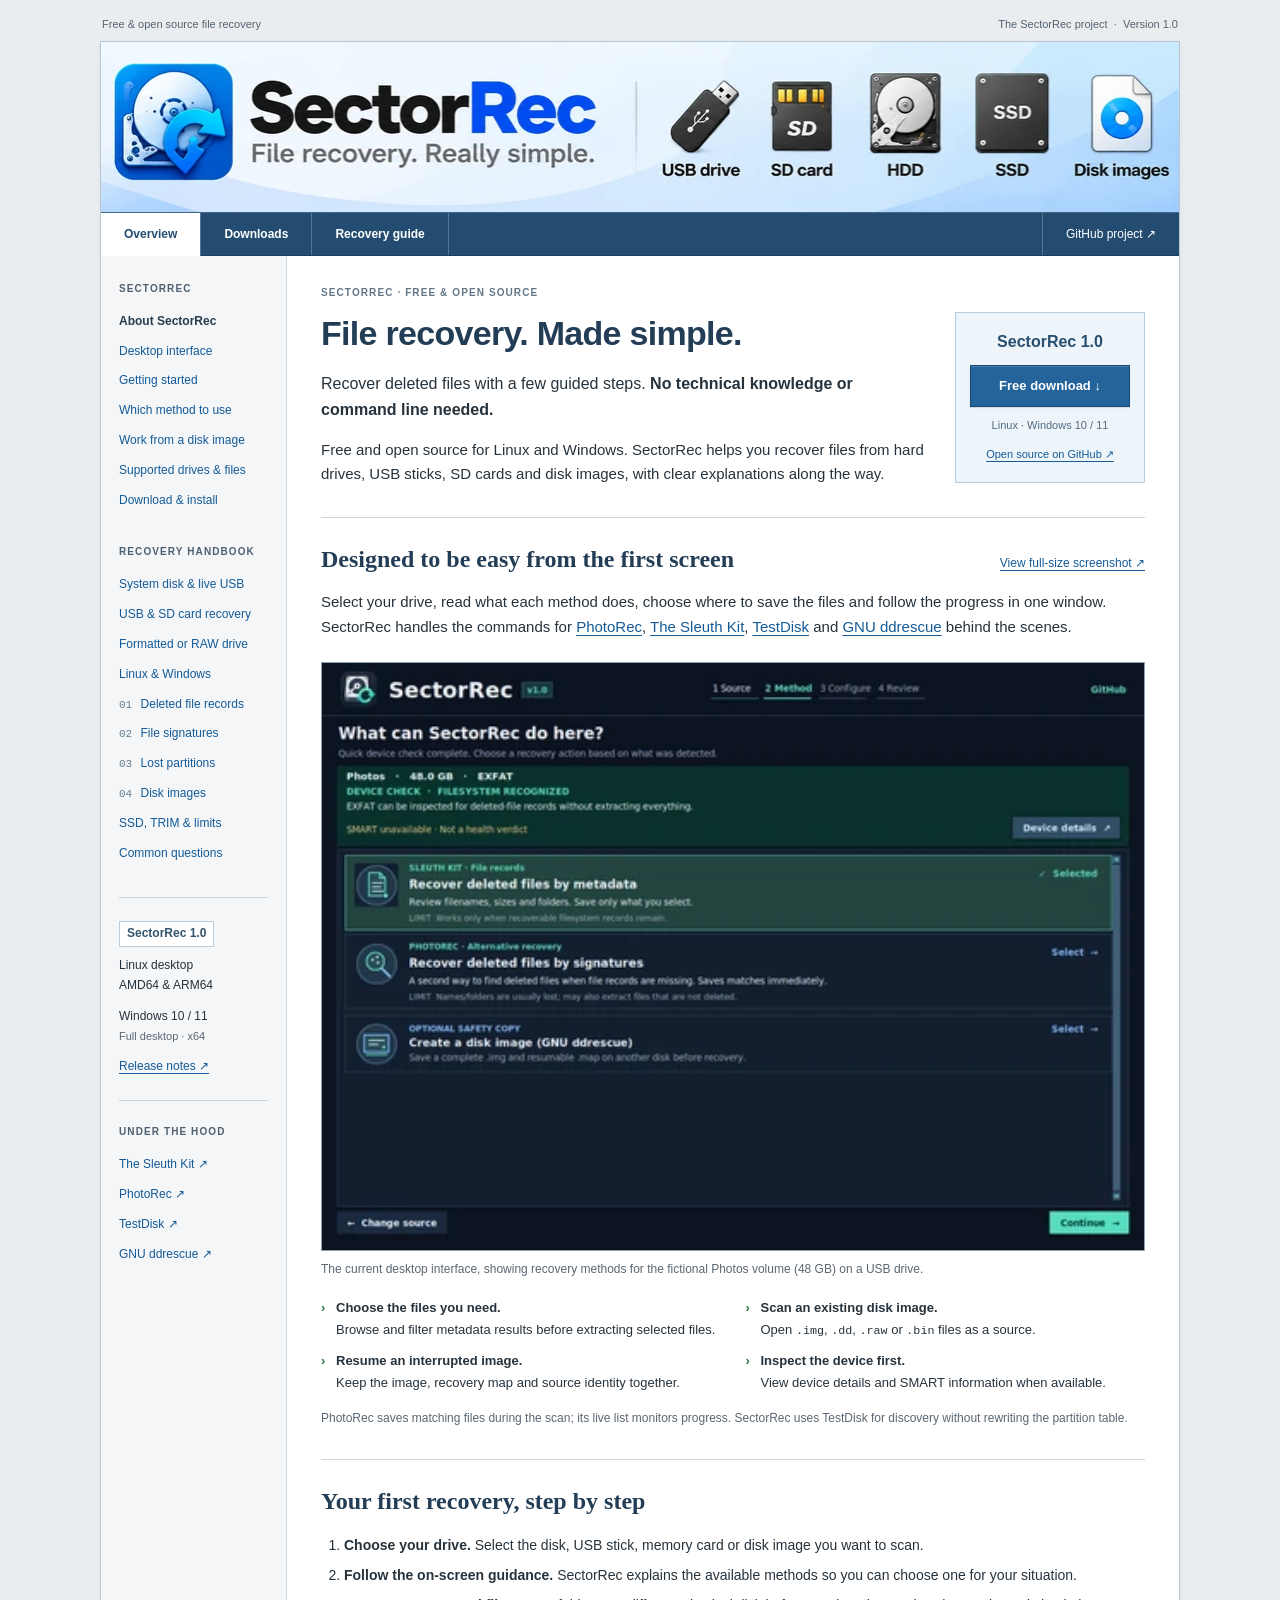
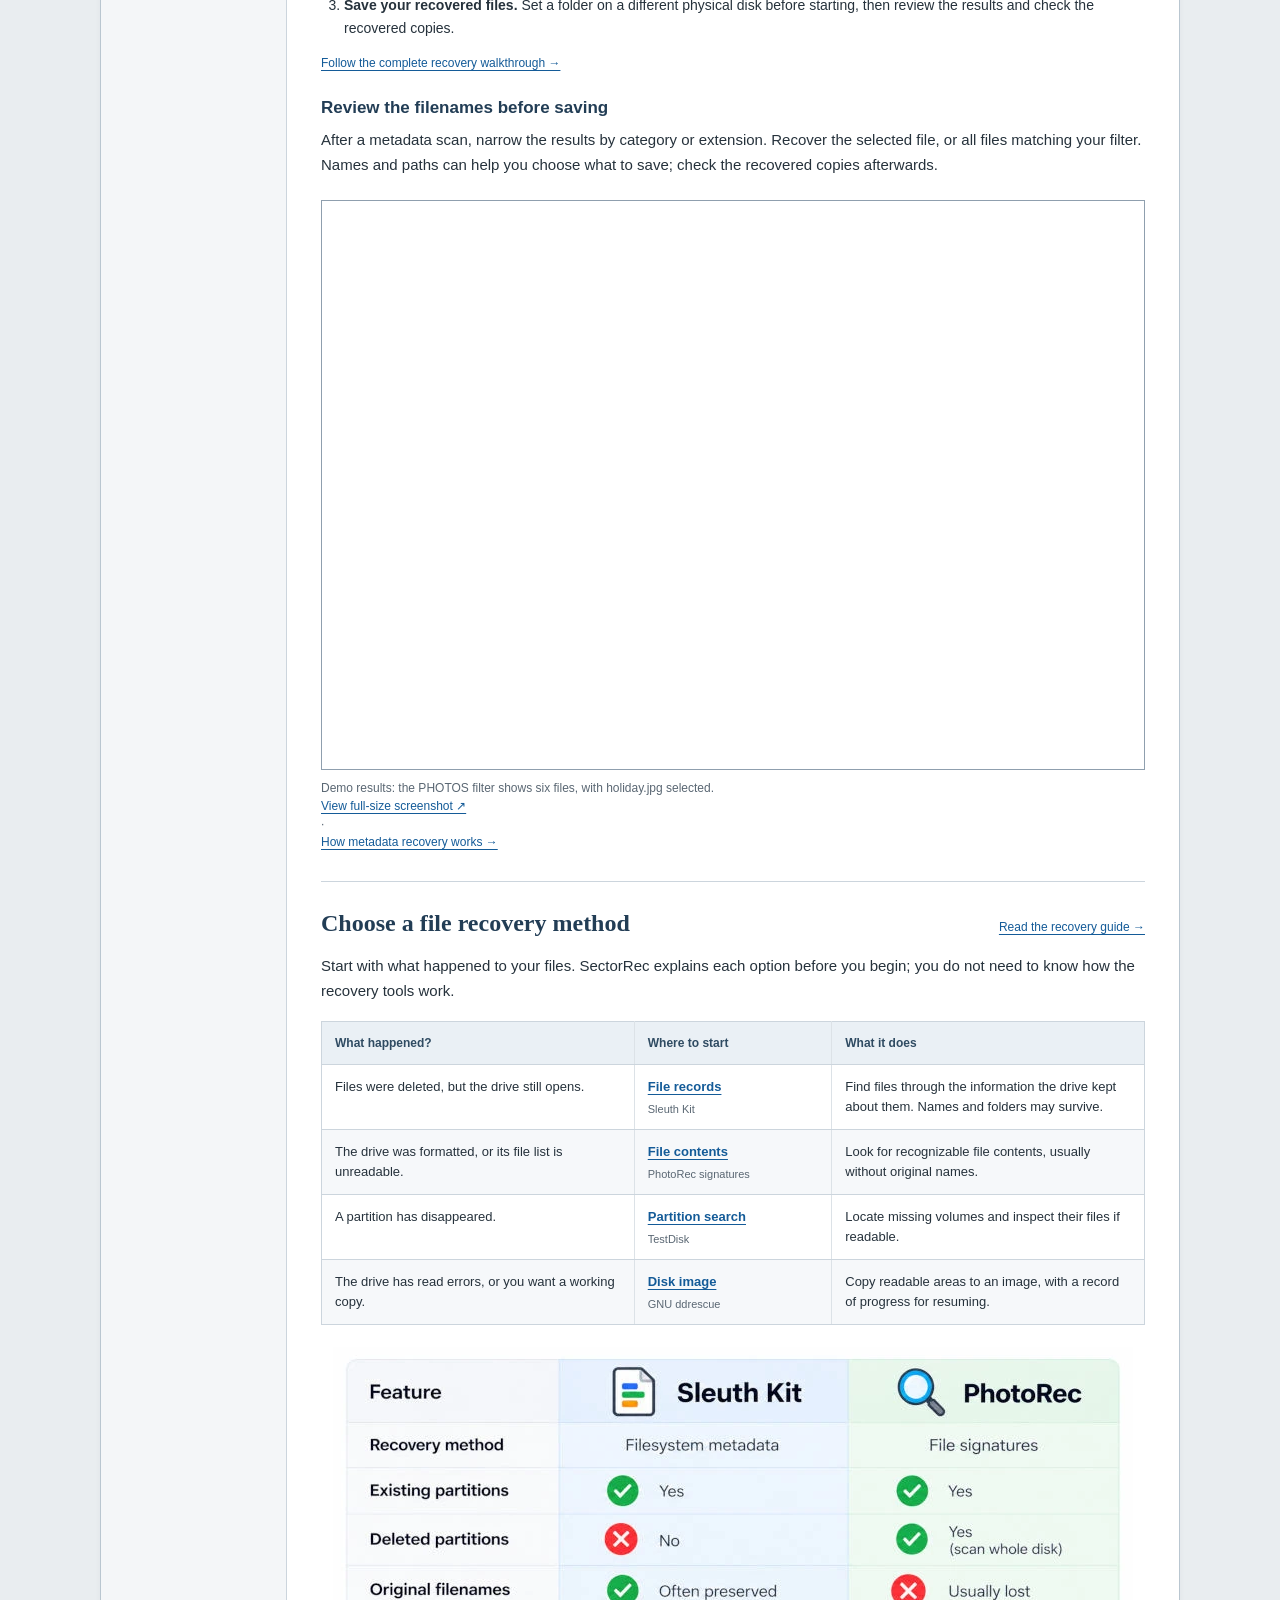
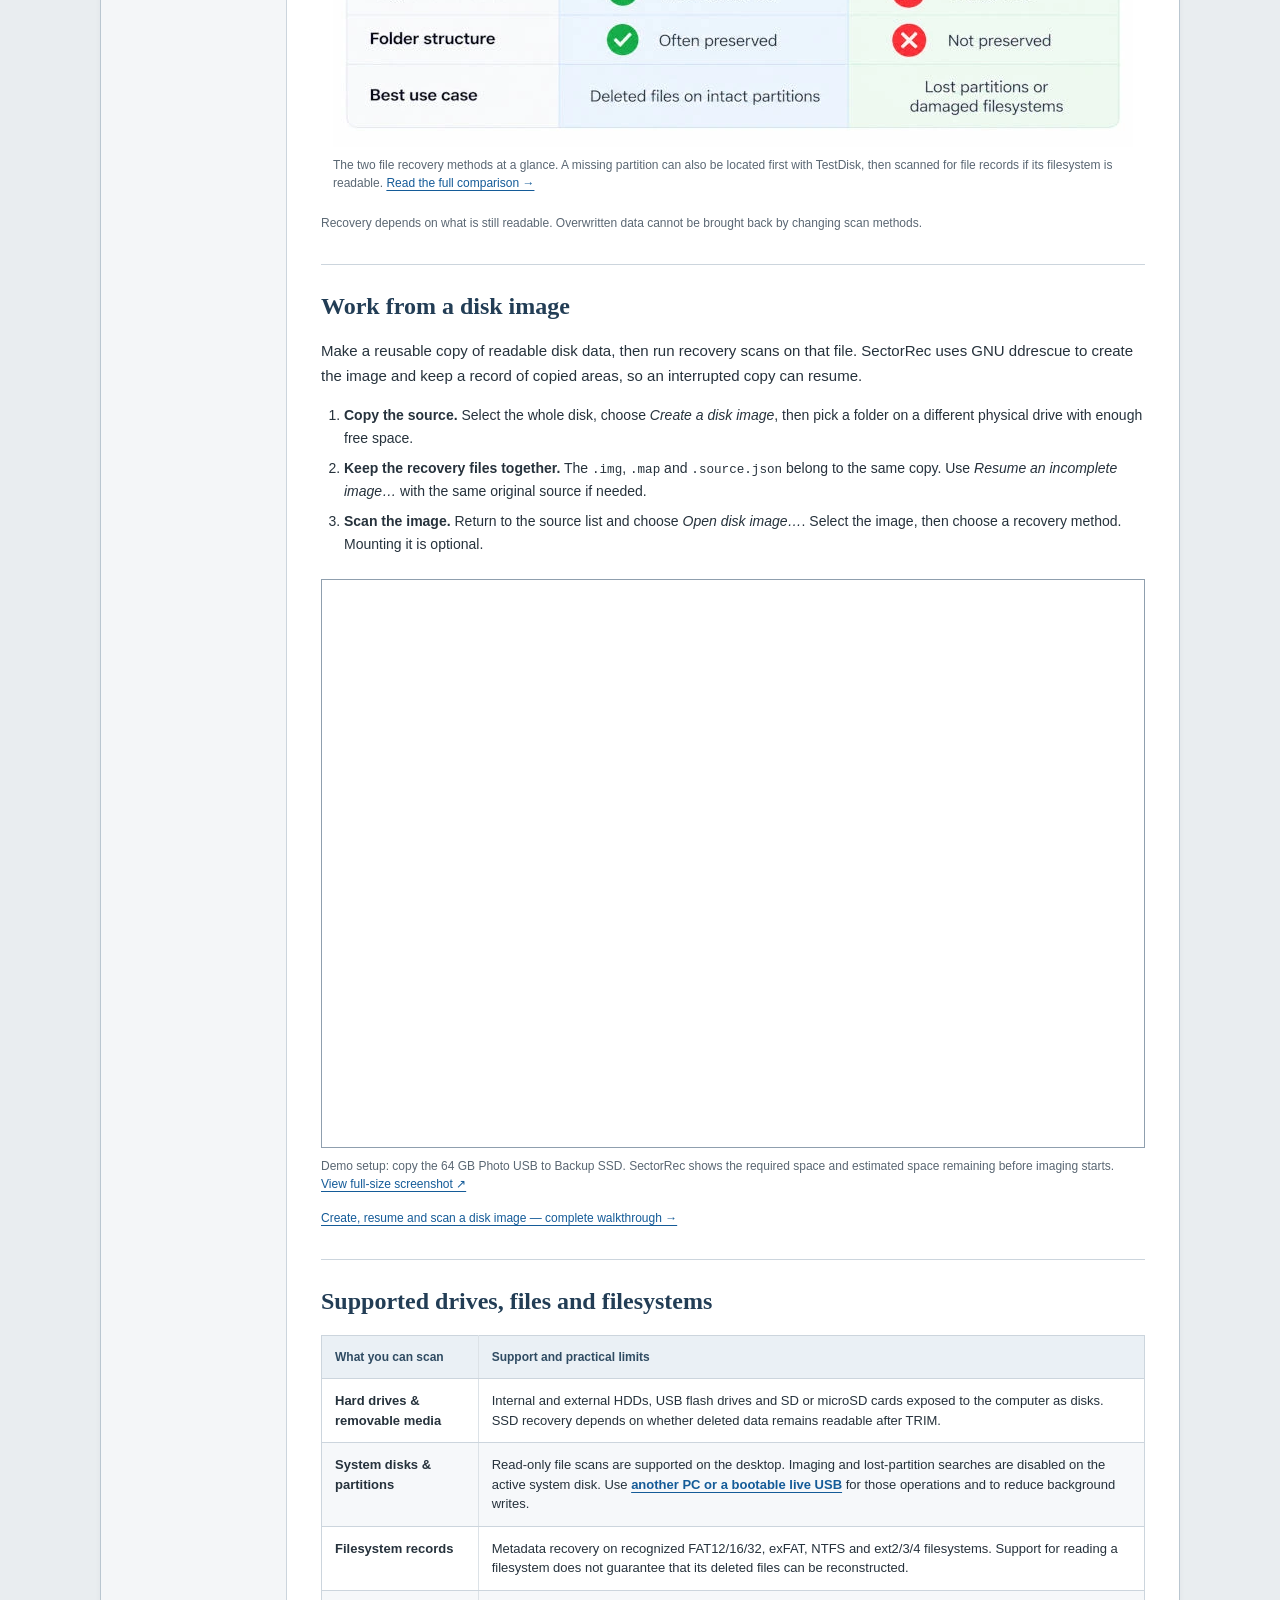
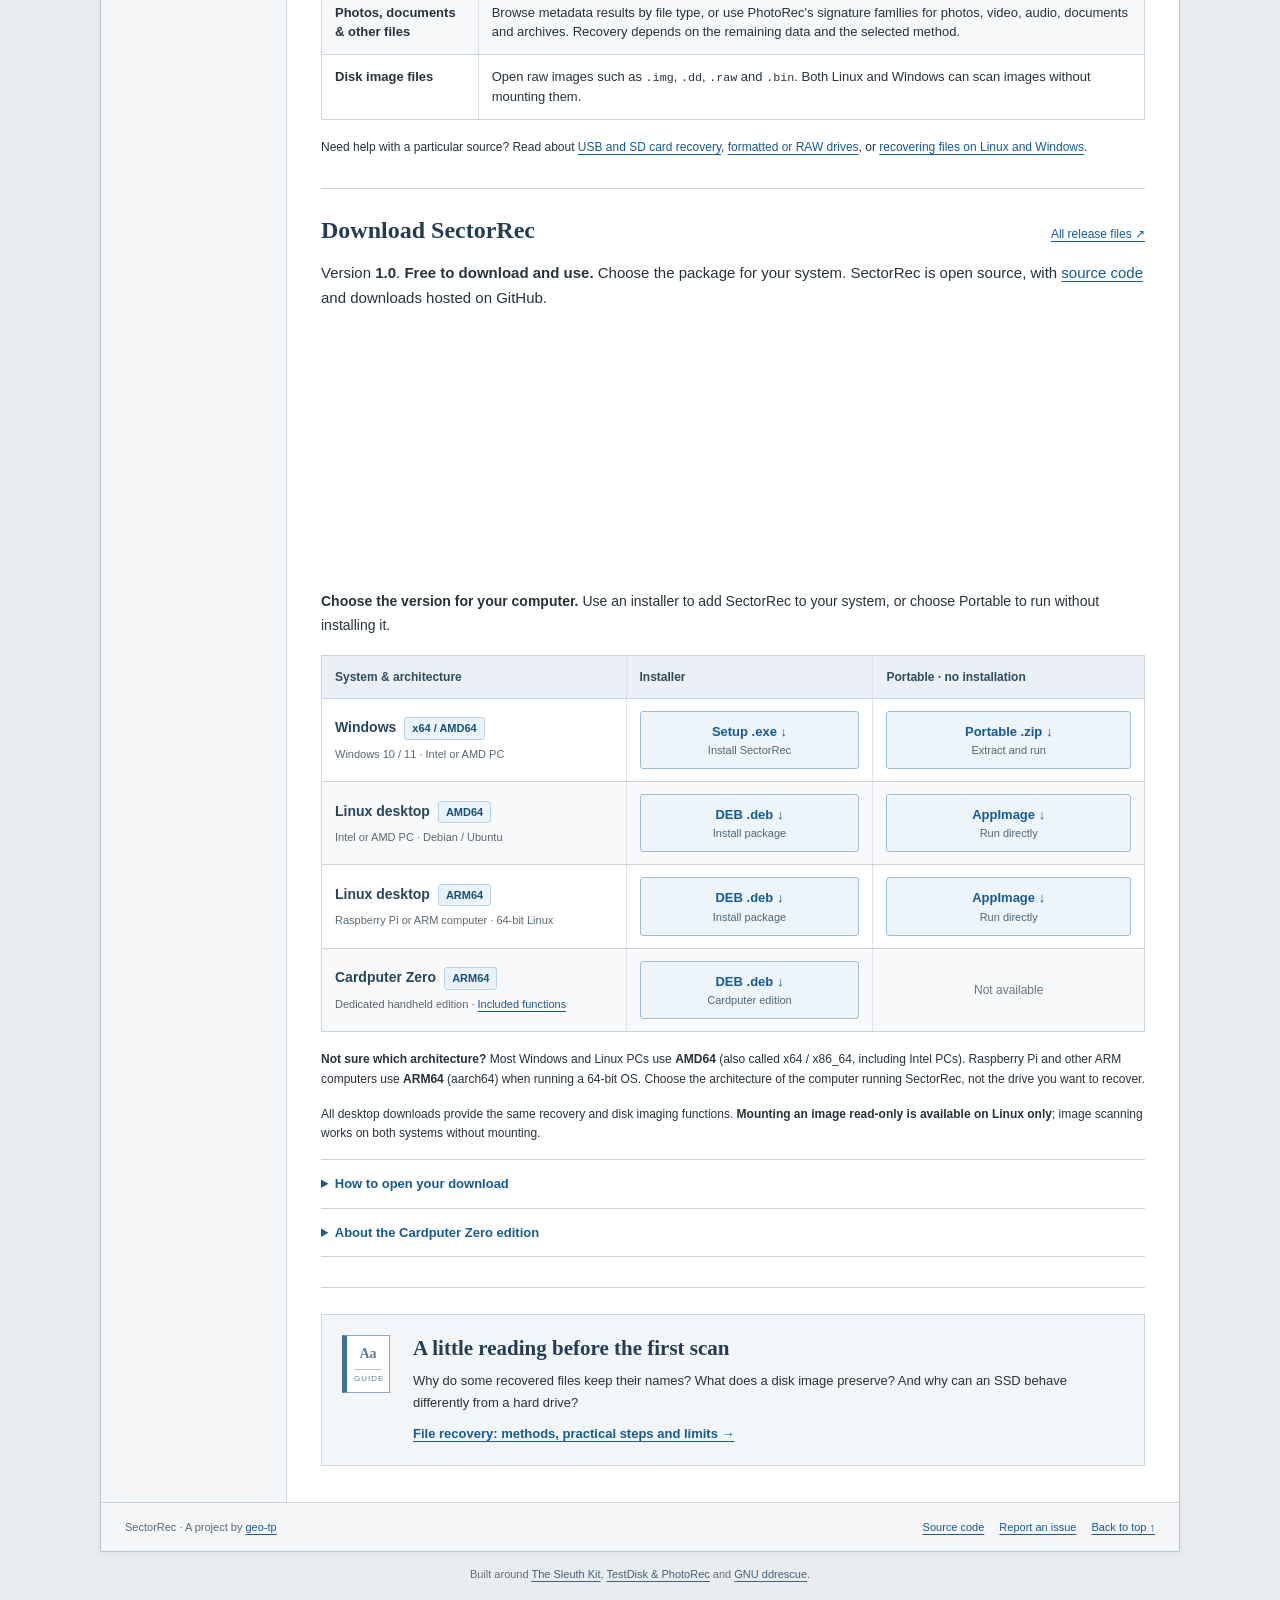
<file: index.html>
<!doctype html>
<html lang="en">
<head>
  <meta charset="utf-8">
  <meta name="viewport" content="width=device-width, initial-scale=1">
  <title>SectorRec — Easy, Free File Recovery for Linux &amp; Windows</title>
  <meta name="description" content="Easy, free and open source file recovery software for Linux and Windows. Recover deleted files with guided steps. No technical knowledge or commands needed.">
  <meta name="robots" content="max-image-preview:large">
  <meta name="theme-color" content="#234c70">
  <link rel="canonical" href="https://geo-tp.github.io/SectorRec/">
  <meta property="og:type" content="website">
  <meta property="og:site_name" content="SectorRec">
  <meta property="og:locale" content="en_US">
  <meta property="og:title" content="SectorRec — File recovery, made simple">
  <meta property="og:description" content="Recover deleted files with a few guided steps. No technical knowledge or command line needed. Free and open source for Linux and Windows.">
  <meta property="og:url" content="https://geo-tp.github.io/SectorRec/">
  <meta property="og:image" content="https://geo-tp.github.io/SectorRec/assets/sectorrec-social.jpg">
  <meta property="og:image:width" content="1280">
  <meta property="og:image:height" content="640">
  <meta property="og:image:alt" content="SectorRec: file recovery for USB drives, SD cards, hard drives, SSDs and disk images">
  <meta name="twitter:card" content="summary_large_image">
  <link rel="icon" type="image/png" href="assets/favicon.png">
  <link rel="stylesheet" href="assets/style.css">
  <script type="application/ld+json">
  {
    "@context": "https://schema.org",
    "@type": "SoftwareApplication",
    "name": "SectorRec",
    "url": "https://geo-tp.github.io/SectorRec/",
    "description": "Easy, free and open source file recovery software for Linux and Windows. A guided desktop interface with no technical knowledge or command line needed.",
    "applicationCategory": "UtilitiesApplication",
    "operatingSystem": "Linux; Windows 10/11 x64",
    "softwareVersion": "1.0",
    "isAccessibleForFree": true,
    "offers": {
      "@type": "Offer",
      "price": 0,
      "url": "https://github.com/geo-tp/SectorRec/releases/latest"
    },
    "downloadUrl": "https://github.com/geo-tp/SectorRec/releases/latest",
    "image": "https://geo-tp.github.io/SectorRec/assets/sectorrec-social.jpg",
    "screenshot": "https://geo-tp.github.io/SectorRec/assets/desktop-methods.webp"
  }
  </script>
</head>
<body id="top">
  <a class="skip-link" href="#main">Skip to content</a>
  <div class="utility">
    <span>Free &amp; open source file recovery</span>
    <span><span class="utility-detail">The SectorRec project &nbsp;·&nbsp; </span>Version 1.0</span>
  </div>
  <div class="site">
    <header>
      <div class="masthead">
        <a href="./" aria-label="SectorRec home"><img src="assets/banner-devices-1080.webp" srcset="assets/banner-devices-640.webp 640w, assets/banner-devices-1080.webp 1080w, assets/banner-devices-2126.webp 2126w" sizes="(max-width: 620px) 100vw, (max-width: 1100px) calc(100vw - 30px), 1078px" width="2126" height="335" alt="SectorRec — File recovery. Really simple. USB drive, SD card, HDD, SSD and disk images." fetchpriority="high"></a>
      </div>
      <nav class="top-nav" aria-label="Main navigation">
        <a href="./" aria-current="page">Overview</a>
        <a href="#downloads">Downloads</a>
        <a href="recovery-guide.html">Recovery guide</a>
        <a class="project-link" href="https://github.com/geo-tp/SectorRec">GitHub project ↗</a>
      </nav>
    </header>

    <div class="layout">
      <aside class="sidebar" aria-label="Project and recovery links">
        <div class="side-group">
          <p class="side-heading">SectorRec</p>
          <nav aria-label="On this page"><ul class="side-nav">
            <li><a href="./" aria-current="page">About SectorRec</a></li>
            <li><a href="#interface">Desktop interface</a></li>
            <li><a href="#quick-start">Getting started</a></li>
            <li><a href="#which-method">Which method to use</a></li>
            <li><a href="#disk-image-workflow">Work from a disk image</a></li>
            <li><a href="#compatibility">Supported drives &amp; files</a></li>
            <li><a href="#downloads">Download &amp; install</a></li>
          </ul></nav>
        </div>
        <div class="side-group">
          <p class="side-heading">Recovery handbook</p>
          <nav aria-label="Recovery topics"><ul class="side-nav">
            <li><a href="recovery-guide.html#system-drive">System disk &amp; live USB</a></li>
            <li><a href="recovery-guide.html#usb-sd-cards">USB &amp; SD card recovery</a></li>
            <li><a href="recovery-guide.html#formatted-drive">Formatted or RAW drive</a></li>
            <li><a href="recovery-guide.html#linux-windows">Linux &amp; Windows</a></li>
            <li><a href="recovery-guide.html#metadata"><span class="number">01</span> Deleted file records</a></li>
            <li><a href="recovery-guide.html#signatures"><span class="number">02</span> File signatures</a></li>
            <li><a href="recovery-guide.html#partitions"><span class="number">03</span> Lost partitions</a></li>
            <li><a href="recovery-guide.html#disk-images"><span class="number">04</span> Disk images</a></li>
            <li><a href="recovery-guide.html#limits">SSD, TRIM &amp; limits</a></li>
            <li><a href="recovery-guide.html#questions">Common questions</a></li>
          </ul></nav>
        </div>
        <div class="side-extra">
          <hr>
          <span class="release-label">SectorRec 1.0</span>
          <p>Linux desktop<br>AMD64 &amp; ARM64</p>
          <p>Windows 10 / 11<br><span class="side-caption">Full desktop · x64</span></p>
          <a href="https://github.com/geo-tp/SectorRec/releases/latest">Release notes ↗</a>
          <hr>
          <p class="side-heading">Under the hood</p>
          <ul class="side-nav">
            <li><a href="https://www.sleuthkit.org/">The Sleuth Kit ↗</a></li>
            <li><a href="https://www.cgsecurity.org/wiki/PhotoRec">PhotoRec ↗</a></li>
            <li><a href="https://www.cgsecurity.org/wiki/TestDisk">TestDisk ↗</a></li>
            <li><a href="https://www.gnu.org/software/ddrescue/">GNU ddrescue ↗</a></li>
          </ul>
        </div>
      </aside>

      <main class="content" id="main">
        <p class="eyebrow">SectorRec · Free &amp; open source</p>
        <div class="intro">
          <div>
            <h1 class="overview-title">File recovery. Made simple.</h1>
            <p class="lead">Recover deleted files with a few guided steps. <strong>No technical knowledge or command line needed.</strong></p>
            <p>Free and open source for Linux and Windows. SectorRec helps you recover files from hard drives, USB sticks, SD cards and disk images, with clear explanations along the way.</p>
          </div>
          <div class="download-box">
            <p class="version">SectorRec 1.0</p>
            <a class="button" href="#downloads" aria-label="Free download of SectorRec: choose a package">Free download <span aria-hidden="true">↓</span></a>
            <p>Linux · Windows 10 / 11</p>
            <a class="small" href="https://github.com/geo-tp/SectorRec">Open source on GitHub ↗</a>
          </div>
        </div>

        <section class="section" id="interface" aria-labelledby="interface-title">
          <div class="section-heading">
            <h2 id="interface-title">Designed to be easy from the first screen</h2>
            <a href="assets/desktop-methods.webp">View full-size screenshot ↗</a>
          </div>
          <p>Select your drive, read what each method does, choose where to save the files and follow the progress in one window. SectorRec handles the commands for <a href="https://www.cgsecurity.org/wiki/PhotoRec">PhotoRec</a>, <a href="https://www.sleuthkit.org/">The Sleuth Kit</a>, <a href="https://www.cgsecurity.org/wiki/TestDisk">TestDisk</a> and <a href="https://www.gnu.org/software/ddrescue/">GNU ddrescue</a> behind the scenes.</p>
          <figure class="screenshot">
            <a href="assets/desktop-methods.webp" aria-label="Open the SectorRec desktop screenshot at full size"><img src="assets/desktop-methods-800.webp" srcset="assets/desktop-methods-480.webp 480w, assets/desktop-methods-800.webp 800w, assets/desktop-methods.webp 1210w" sizes="(max-width: 620px) calc(100vw - 40px), (max-width: 800px) calc(100vw - 232px), (max-width: 1100px) calc(100vw - 268px), 824px" width="1210" height="865" alt="SectorRec's current method selection screen for the fictional Photos USB volume: metadata recovery, signature recovery and disk imaging." loading="lazy" decoding="async"></a>
            <figcaption>The current desktop interface, showing recovery methods for the fictional Photos volume (48 GB) on a USB drive.</figcaption>
          </figure>
          <ul class="feature-list">
            <li><strong>Choose the files you need.</strong> Browse and filter metadata results before extracting selected files.</li>
            <li><strong>Scan an existing disk image.</strong> Open <code>.img</code>, <code>.dd</code>, <code>.raw</code> or <code>.bin</code> files as a source.</li>
            <li><strong>Resume an interrupted image.</strong> Keep the image, recovery map and source identity together.</li>
            <li><strong>Inspect the device first.</strong> View device details and SMART information when available.</li>
          </ul>
          <p class="small muted" style="margin-top: 16px">PhotoRec saves matching files during the scan; its live list monitors progress. SectorRec uses TestDisk for discovery without rewriting the partition table.</p>
        </section>

        <section class="section" id="quick-start" aria-labelledby="quick-start-title">
          <h2 id="quick-start-title">Your first recovery, step by step</h2>
          <ol class="quick-steps">
            <li><strong>Choose your drive.</strong> Select the disk, USB stick, memory card or disk image you want to scan.</li>
            <li><strong>Follow the on-screen guidance.</strong> SectorRec explains the available methods so you can choose one for your situation.</li>
            <li><strong>Save your recovered files.</strong> Set a folder on a different physical disk before starting, then review the results and check the recovered copies.</li>
          </ol>
          <p class="small"><a href="recovery-guide.html#recovery-steps">Follow the complete recovery walkthrough →</a></p>
          <h3>Review the filenames before saving</h3>
          <p>After a metadata scan, narrow the results by category or extension. Recover the selected file, or all files matching your filter. Names and paths can help you choose what to save; check the recovered copies afterwards.</p>
          <figure class="screenshot">
            <a href="assets/desktop-results.webp" aria-label="Open the metadata results screenshot at full size"><img src="assets/desktop-results-800.webp" srcset="assets/desktop-results-480.webp 480w, assets/desktop-results-800.webp 800w, assets/desktop-results.webp 1100w" sizes="(max-width: 620px) calc(100vw - 40px), (max-width: 800px) calc(100vw - 232px), (max-width: 1100px) calc(100vw - 268px), 824px" width="1100" height="760" alt="SectorRec metadata results with the PHOTOS filter: six fictional photos with original paths and sizes, and buttons to recover one selected file or all filtered files." loading="lazy" decoding="async"></a>
            <figcaption>Demo results: the PHOTOS filter shows six files, with holiday.jpg selected. <a href="assets/desktop-results.webp">View full-size screenshot ↗</a> · <a href="recovery-guide.html#metadata">How metadata recovery works →</a></figcaption>
          </figure>
        </section>

        <section class="section" id="which-method" aria-labelledby="method-title">
          <div class="section-heading">
            <h2 id="method-title">Choose a file recovery method</h2>
            <a href="recovery-guide.html">Read the recovery guide →</a>
          </div>
          <p>Start with what happened to your files. SectorRec explains each option before you begin; you do not need to know how the recovery tools work.</p>
          <p class="table-hint">Scroll the table sideways for more details →</p>
          <div class="table-scroll" role="region" aria-label="Recovery methods by situation; scroll horizontally on small screens" tabindex="0">
            <table class="method-table">
              <thead><tr><th scope="col">What happened?</th><th scope="col">Where to start</th><th scope="col">What it does</th></tr></thead>
              <tbody>
                <tr><th scope="row">Files were deleted, but the drive still opens.</th><td><a href="recovery-guide.html#metadata">File records</a><small>Sleuth Kit</small></td><td>Find files through the information the drive kept about them. Names and folders may survive.</td></tr>
                <tr><th scope="row">The drive was formatted, or its file list is unreadable.</th><td><a href="recovery-guide.html#signatures">File contents</a><small>PhotoRec signatures</small></td><td>Look for recognizable file contents, usually without original names.</td></tr>
                <tr><th scope="row">A partition has disappeared.</th><td><a href="recovery-guide.html#partitions">Partition search</a><small>TestDisk</small></td><td>Locate missing volumes and inspect their files if readable.</td></tr>
                <tr><th scope="row">The drive has read errors, or you want a working copy.</th><td><a href="recovery-guide.html#disk-images">Disk image</a><small>GNU ddrescue</small></td><td>Copy readable areas to an image, with a record of progress for resuming.</td></tr>
              </tbody>
            </table>
          </div>
          <figure class="method-comparison">
            <a href="assets/sleuth-kit-vs-photorec.webp" aria-label="Open the Sleuth Kit and PhotoRec comparison at full size"><img src="assets/sleuth-kit-vs-photorec.webp" width="800" height="400" alt="Sleuth Kit uses file records and may preserve names and folders. PhotoRec searches for file signatures, including beyond visible partitions, usually without the original names or folders." loading="lazy" decoding="async"></a>
            <figcaption>The two file recovery methods at a glance. A missing partition can also be located first with TestDisk, then scanned for file records if its filesystem is readable. <a href="recovery-guide.html#comparison">Read the full comparison →</a></figcaption>
          </figure>
          <p class="small muted">Recovery depends on what is still readable. Overwritten data cannot be brought back by changing scan methods.</p>
        </section>

        <section class="section" id="disk-image-workflow" aria-labelledby="disk-image-workflow-title">
          <h2 id="disk-image-workflow-title">Work from a disk image</h2>
          <p>Make a reusable copy of readable disk data, then run recovery scans on that file. SectorRec uses GNU ddrescue to create the image and keep a record of copied areas, so an interrupted copy can resume.</p>
          <ol class="quick-steps">
            <li><strong>Copy the source.</strong> Select the whole disk, choose <em>Create a disk image</em>, then pick a folder on a different physical drive with enough free space.</li>
            <li><strong>Keep the recovery files together.</strong> The <code>.img</code>, <code>.map</code> and <code>.source.json</code> belong to the same copy. Use <em>Resume an incomplete image…</em> with the same original source if needed.</li>
            <li><strong>Scan the image.</strong> Return to the source list and choose <em>Open disk image…</em>. Select the image, then choose a recovery method. Mounting it is optional.</li>
          </ol>
          <figure class="screenshot">
            <a href="assets/desktop-image-setup.webp" aria-label="Open the disk image setup screenshot at full size"><img src="assets/desktop-image-setup-800.webp" srcset="assets/desktop-image-setup-480.webp 480w, assets/desktop-image-setup-800.webp 800w, assets/desktop-image-setup.webp 1100w" sizes="(max-width: 620px) calc(100vw - 40px), (max-width: 800px) calc(100vw - 232px), (max-width: 1100px) calc(100vw - 268px), 824px" width="1100" height="760" alt="SectorRec disk imaging setup for a fictional 64 GB Photo USB, with an Images folder on Backup SSD, 400 GB available and a Resume an incomplete image button." loading="lazy" decoding="async"></a>
            <figcaption>Demo setup: copy the 64 GB Photo USB to Backup SSD. SectorRec shows the required space and estimated space remaining before imaging starts. <a href="assets/desktop-image-setup.webp">View full-size screenshot ↗</a></figcaption>
          </figure>
          <p class="small" style="margin-top: 16px"><a href="recovery-guide.html#disk-images">Create, resume and scan a disk image — complete walkthrough →</a></p>
        </section>

        <section class="section" id="compatibility" aria-labelledby="compatibility-title">
          <h2 id="compatibility-title">Supported drives, files and filesystems</h2>
          <div class="table-scroll" role="region" aria-label="SectorRec recovery sources and supported formats" tabindex="0">
            <table>
              <thead><tr><th scope="col">What you can scan</th><th scope="col">Support and practical limits</th></tr></thead>
              <tbody>
                <tr><th scope="row"><strong>Hard drives &amp; removable media</strong></th><td>Internal and external HDDs, USB flash drives and SD or microSD cards exposed to the computer as disks. SSD recovery depends on whether deleted data remains readable after TRIM.</td></tr>
                <tr><th scope="row"><strong>System disks &amp; partitions</strong></th><td>Read-only file scans are supported on the desktop. Imaging and lost-partition searches are disabled on the active system disk. Use <a href="recovery-guide.html#system-drive">another PC or a bootable live USB</a> for those operations and to reduce background writes.</td></tr>
                <tr><th scope="row"><strong>Filesystem records</strong></th><td>Metadata recovery on recognized FAT12/16/32, exFAT, NTFS and ext2/3/4 filesystems. Support for reading a filesystem does not guarantee that its deleted files can be reconstructed.</td></tr>
                <tr><th scope="row"><strong>Photos, documents &amp; other files</strong></th><td>Browse metadata results by file type, or use PhotoRec's signature families for photos, video, audio, documents and archives. Recovery depends on the remaining data and the selected method.</td></tr>
                <tr><th scope="row"><strong>Disk image files</strong></th><td>Open raw images such as <code>.img</code>, <code>.dd</code>, <code>.raw</code> and <code>.bin</code>. Both Linux and Windows can scan images without mounting them.</td></tr>
              </tbody>
            </table>
          </div>
          <p class="small">Need help with a particular source? Read about <a href="recovery-guide.html#usb-sd-cards">USB and SD card recovery</a>, <a href="recovery-guide.html#formatted-drive">formatted or RAW drives</a>, or <a href="recovery-guide.html#linux-windows">recovering files on Linux and Windows</a>.</p>
        </section>

        <section class="section" id="downloads" aria-labelledby="downloads-title">
          <div class="section-heading">
            <h2 id="downloads-title">Download SectorRec</h2>
            <a href="https://github.com/geo-tp/SectorRec/releases/latest">All release files ↗</a>
          </div>
          <p>Version <strong>1.0</strong>. <strong>Free to download and use.</strong> Choose the package for your system. SectorRec is open source, with <a href="https://github.com/geo-tp/SectorRec">source code</a> and downloads hosted on GitHub.</p>
          <img class="platform-banner" src="assets/platforms-720.webp" srcset="assets/platforms-480.webp 480w, assets/platforms-720.webp 720w, assets/platforms-1440.webp 1440w" sizes="(max-width: 620px) calc(100vw - 40px), (max-width: 800px) calc(100vw - 232px), (max-width: 988px) calc(100vw - 268px), 720px" width="1440" height="480" alt="SectorRec for Windows, Linux AMD64 and Linux ARM64." loading="lazy" decoding="async">
          <p class="download-help"><strong>Choose the version for your computer.</strong> Use an installer to add SectorRec to your system, or choose Portable to run without installing it.</p>
          <div class="table-scroll" role="region" aria-label="SectorRec downloads by operating system, architecture and package type">
            <table class="download-table">
              <thead><tr><th scope="col">System &amp; architecture</th><th scope="col">Installer</th><th scope="col">Portable · no installation</th></tr></thead>
              <tbody>
                <tr>
                  <th scope="row" class="download-system"><strong>Windows</strong><span class="architecture-badge">x64 / AMD64</span><small>Windows 10 / 11 · Intel or AMD PC</small></th>
                  <td class="download-install"><a class="download-link" href="https://github.com/geo-tp/SectorRec/releases/download/v1.0/SectorRec-1.0-Windows-x64-Setup.exe" aria-label="Download Windows x64 setup installer EXE"><strong>Setup .exe <span aria-hidden="true">↓</span></strong><small>Install SectorRec</small></a></td>
                  <td class="download-portable"><a class="download-link" href="https://github.com/geo-tp/SectorRec/releases/download/v1.0/SectorRec-1.0-Windows-x64-Portable.zip" aria-label="Download Windows x64 portable ZIP"><strong>Portable .zip <span aria-hidden="true">↓</span></strong><small>Extract and run</small></a></td>
                </tr>
                <tr>
                  <th scope="row" class="download-system"><strong>Linux desktop</strong><span class="architecture-badge">AMD64</span><small>Intel or AMD PC · Debian / Ubuntu</small></th>
                  <td class="download-install"><a class="download-link" href="https://github.com/geo-tp/SectorRec/releases/download/v1.0/SectorRec-1.0-Linux-amd64.deb" aria-label="Download Linux AMD64 installer DEB"><strong>DEB .deb <span aria-hidden="true">↓</span></strong><small>Install package</small></a></td>
                  <td class="download-portable" id="appimage-download"><a class="download-link" href="https://github.com/geo-tp/SectorRec/releases/download/v1.0/SectorRec-1.0-Linux-amd64.AppImage" aria-label="Download Linux AMD64 portable AppImage"><strong>AppImage <span aria-hidden="true">↓</span></strong><small>Run directly</small></a></td>
                </tr>
                <tr>
                  <th scope="row" class="download-system"><strong>Linux desktop</strong><span class="architecture-badge">ARM64</span><small>Raspberry Pi or ARM computer · 64-bit Linux</small></th>
                  <td class="download-install"><a class="download-link" href="https://github.com/geo-tp/SectorRec/releases/download/v1.0/SectorRec-1.0-Linux-arm64.deb" aria-label="Download Linux ARM64 installer DEB"><strong>DEB .deb <span aria-hidden="true">↓</span></strong><small>Install package</small></a></td>
                  <td class="download-portable"><a class="download-link" href="https://github.com/geo-tp/SectorRec/releases/download/v1.0/SectorRec-1.0-Linux-arm64.AppImage" aria-label="Download Linux ARM64 portable AppImage"><strong>AppImage <span aria-hidden="true">↓</span></strong><small>Run directly</small></a></td>
                </tr>
                <tr>
                  <th scope="row" class="download-system"><strong>Cardputer Zero</strong><span class="architecture-badge">ARM64</span><small>Dedicated handheld edition · <a href="#cardputer-edition">Included functions</a></small></th>
                  <td class="download-install"><a class="download-link" href="https://github.com/geo-tp/SectorRec/releases/download/v1.0/SectorRec-1.0-Cardputer-Zero-arm64.deb" aria-label="Download Cardputer Zero ARM64 installer DEB"><strong>DEB .deb <span aria-hidden="true">↓</span></strong><small>Cardputer edition</small></a></td>
                  <td class="download-portable"><span class="download-unavailable">Not available</span></td>
                </tr>
              </tbody>
            </table>
          </div>
          <p class="small"><strong>Not sure which architecture?</strong> Most Windows and Linux PCs use <strong>AMD64</strong> (also called x64 / x86_64, including Intel PCs). Raspberry Pi and other ARM computers use <strong>ARM64</strong> (aarch64) when running a 64-bit OS. Choose the architecture of the computer running SectorRec, not the drive you want to recover.</p>
          <p class="small">All desktop downloads provide the same recovery and disk imaging functions. <strong>Mounting an image read-only is available on Linux only</strong>; image scanning works on both systems without mounting.</p>
          <details>
            <summary>How to open your download</summary>
            <p><strong>Windows Setup:</strong> open the file ending in <code>-Setup.exe</code>, follow the installer, then launch SectorRec from the Start menu. <strong>Windows Portable:</strong> download <code>SectorRec-1.0-Windows-x64-Portable.zip</code>, extract the archive, then run <code>SectorRec.exe</code> from the extracted folder. Both versions request administrator permission when a physical-disk operation needs it.</p>
            <p><strong>Linux DEB:</strong> open the <code>.deb</code> with your software installer. It installs SectorRec and its required recovery tools; downloading dependencies may need an internet connection.</p>
            <p><strong>Linux AppImage:</strong> in the file's properties, allow it to run as a program, then open it. It provides the full recovery workflow for physical drives and disk images.</p>
          </details>
          <details>
            <summary>About the Cardputer Zero edition</summary>
            <p id="cardputer-edition">A lightweight ARM64 edition for the Cardputer Zero's screen and keyboard, with metadata recovery and partition discovery. PhotoRec, disk imaging and active system-disk recovery are desktop features. The Cardputer package and the ARM64 desktop DEB are alternative editions.</p>
          </details>
        </section>

        <section class="section" aria-labelledby="guide-title">
          <div class="handbook-promo">
            <div class="book-symbol" aria-hidden="true">Aa<span>GUIDE</span></div>
            <div>
              <h2 id="guide-title">A little reading before the first scan</h2>
              <p>Why do some recovered files keep their names? What does a disk image preserve? And why can an SSD behave differently from a hard drive?</p>
              <p><a href="recovery-guide.html"><strong>File recovery: methods, practical steps and limits →</strong></a></p>
            </div>
          </div>
        </section>
      </main>
    </div>
    <footer class="site-footer">
      <p>SectorRec · A project by <a href="https://github.com/geo-tp">geo-tp</a></p>
      <p><a href="https://github.com/geo-tp/SectorRec">Source code</a><a href="https://github.com/geo-tp/SectorRec/issues">Report an issue</a><a href="#top">Back to top ↑</a></p>
    </footer>
  </div>
  <p class="colophon">Built around <a href="https://www.sleuthkit.org/">The Sleuth Kit</a>, <a href="https://www.cgsecurity.org/">TestDisk &amp; PhotoRec</a> and <a href="https://www.gnu.org/software/ddrescue/">GNU ddrescue</a>.</p>
</body>
</html>
</file>
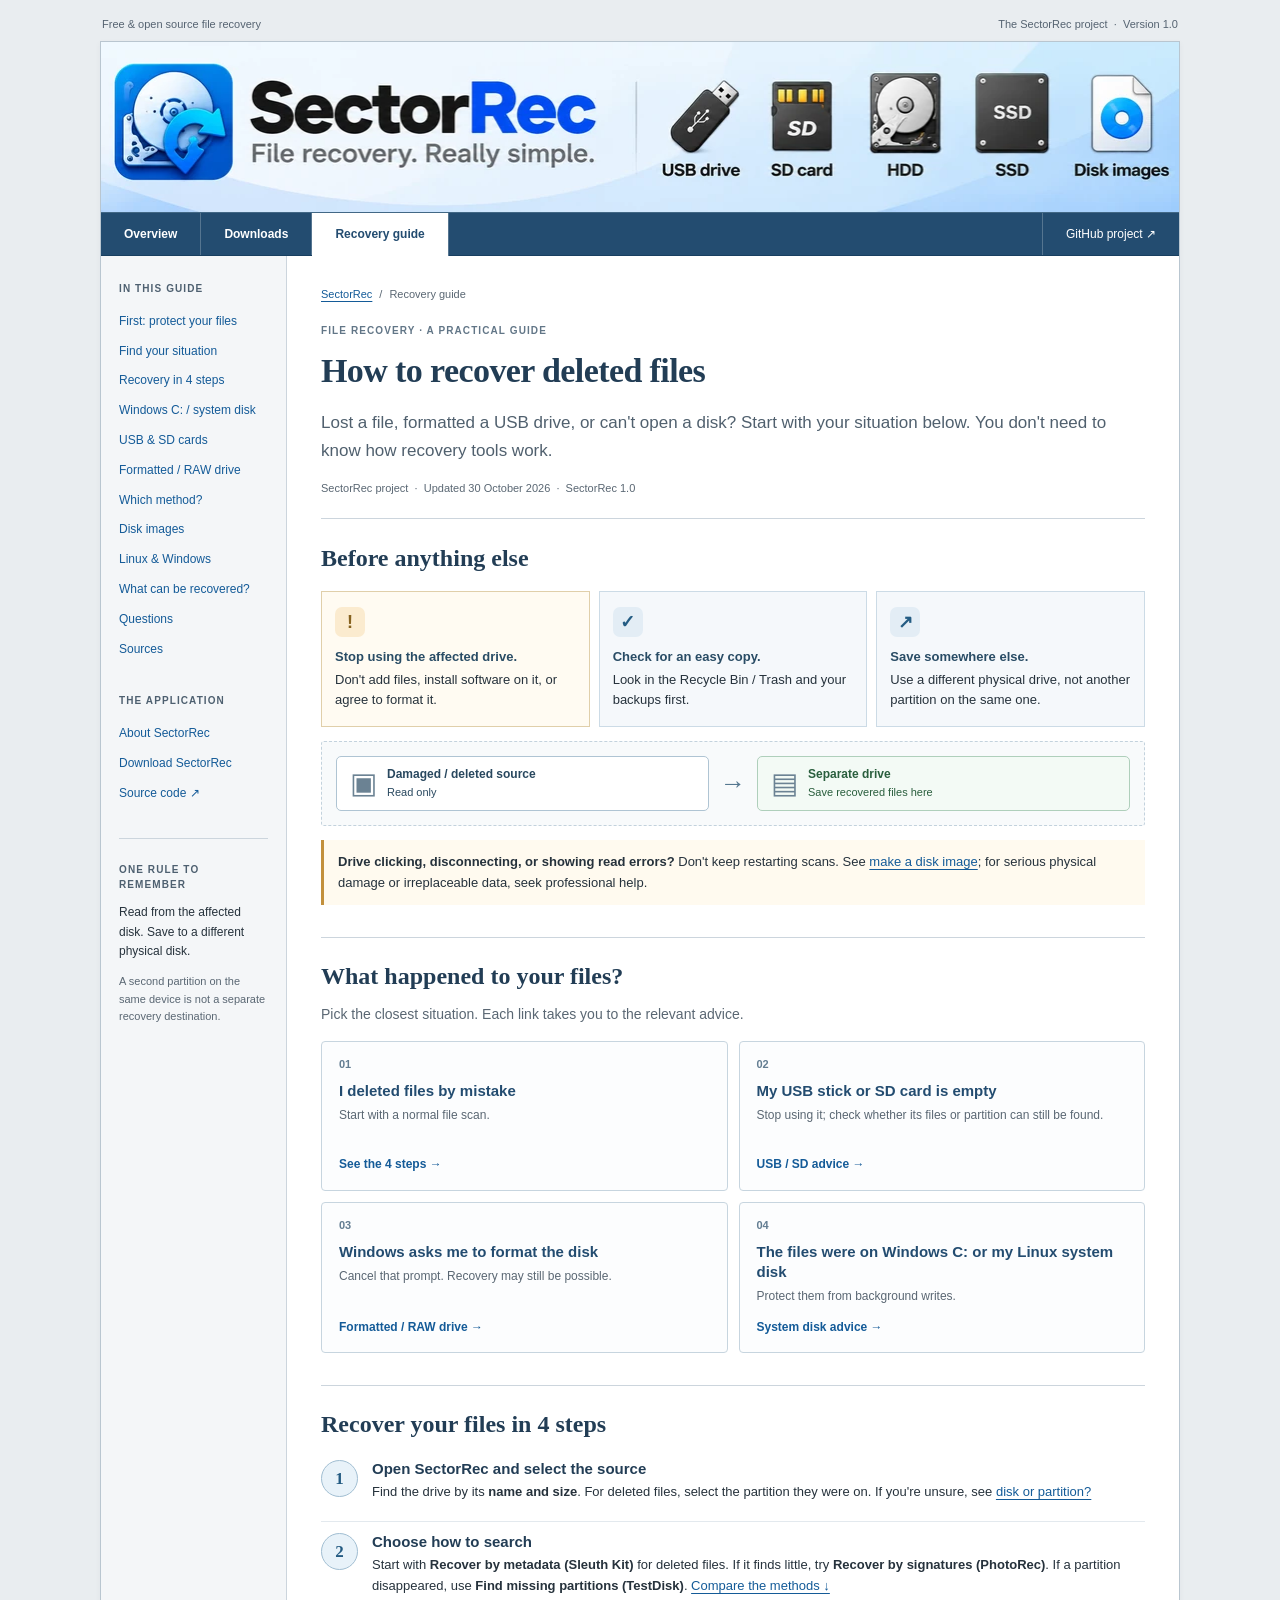
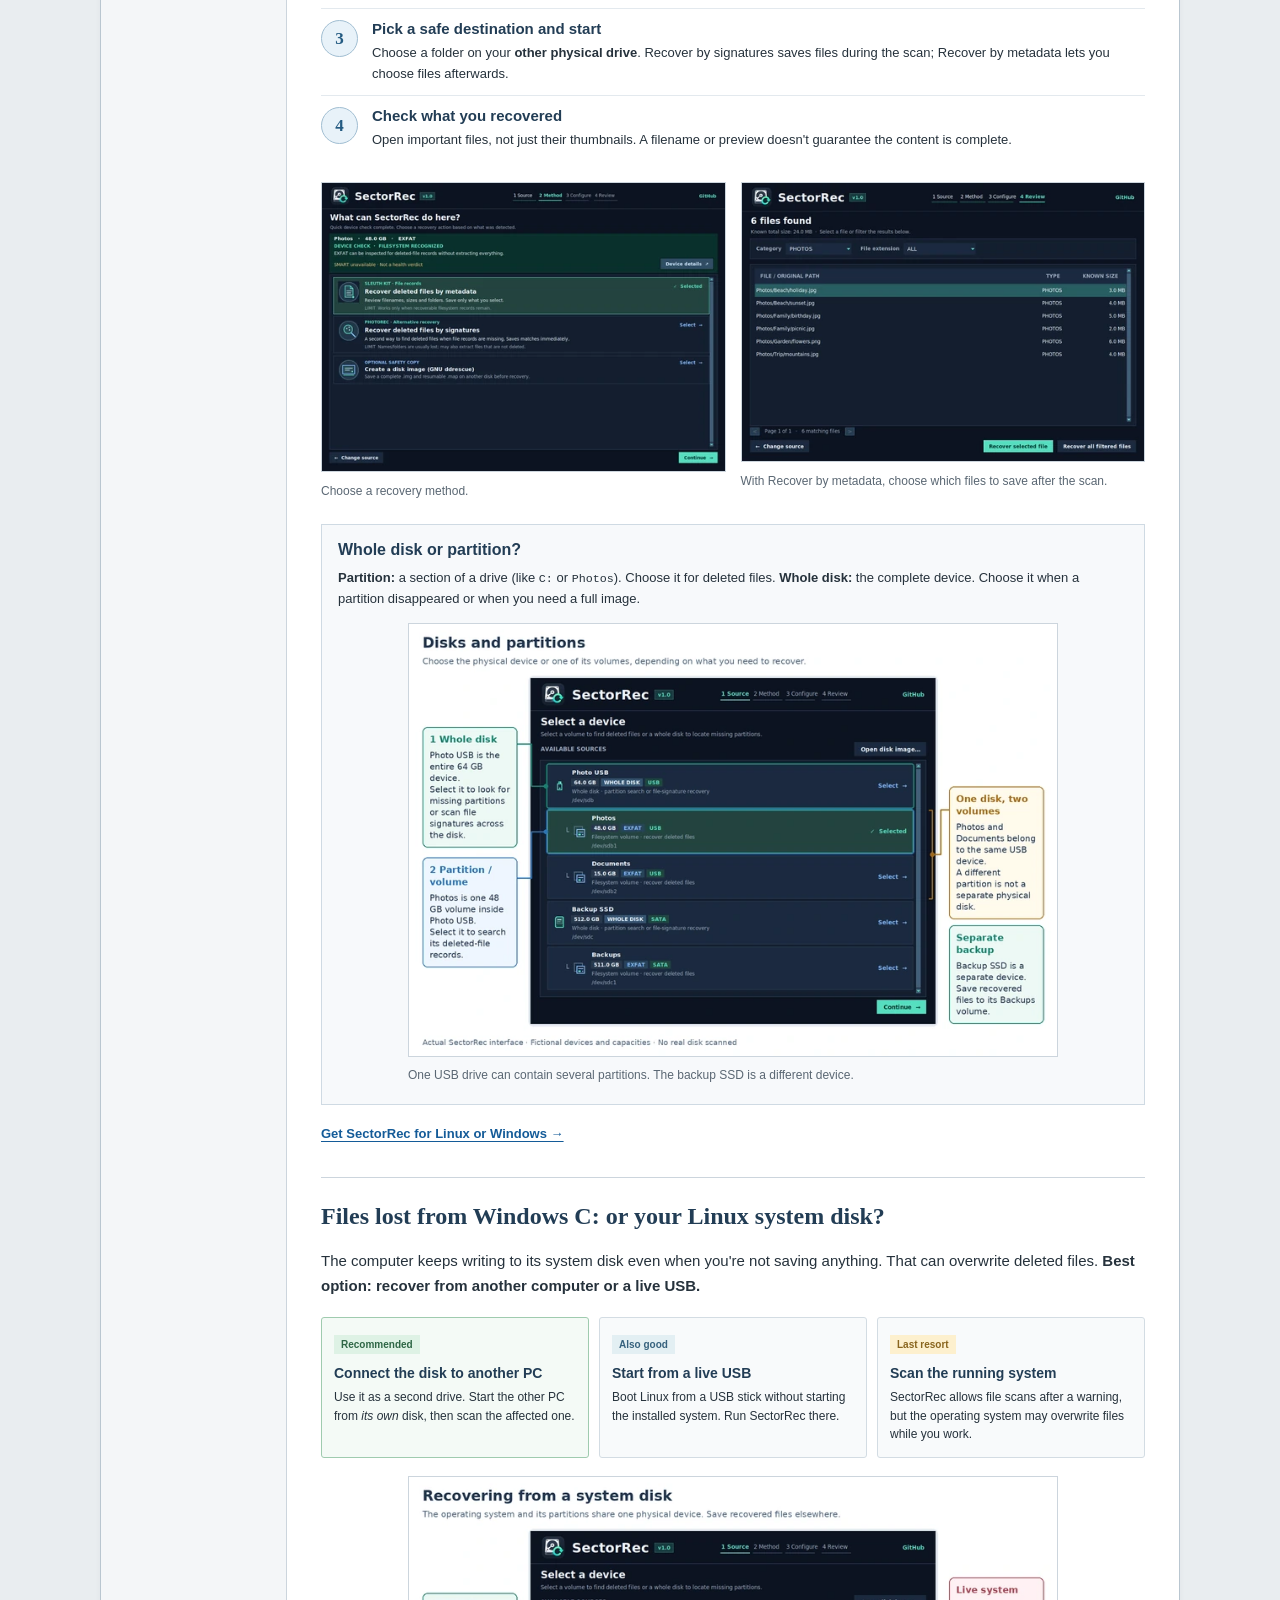
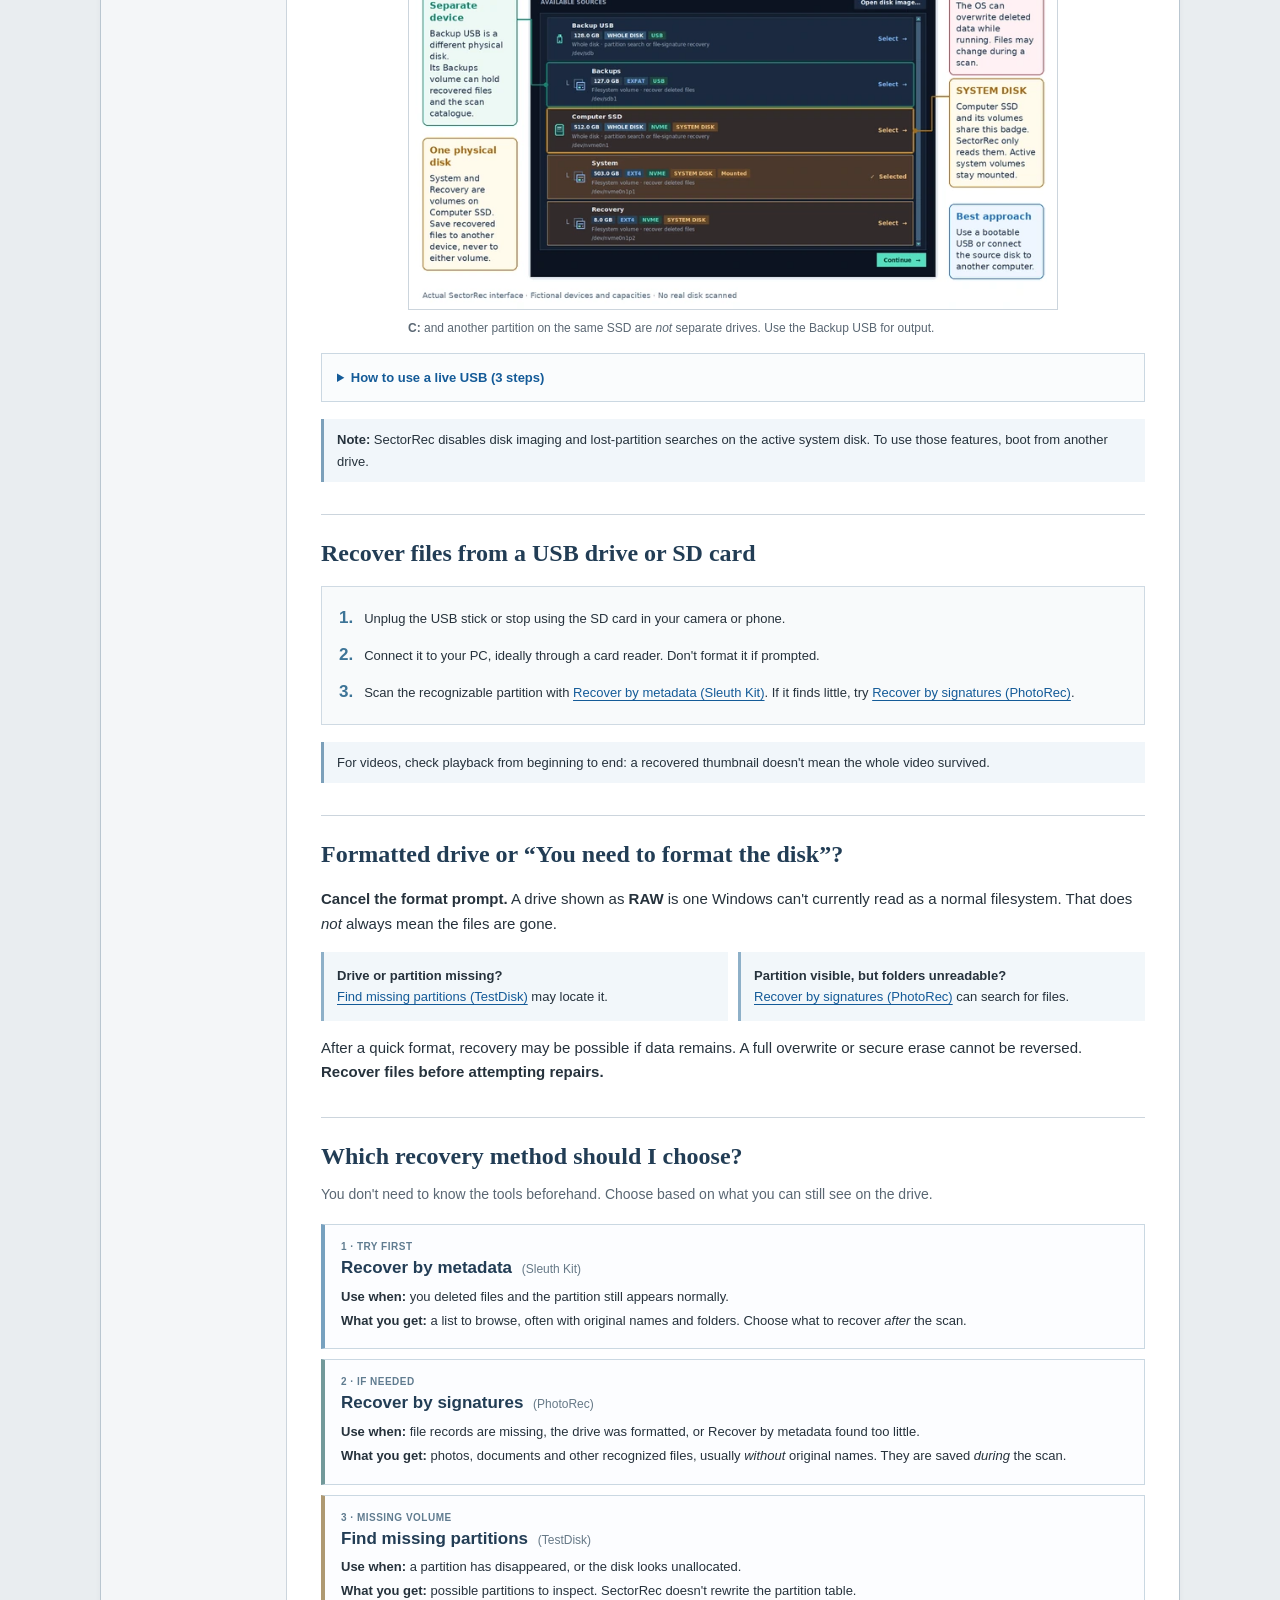
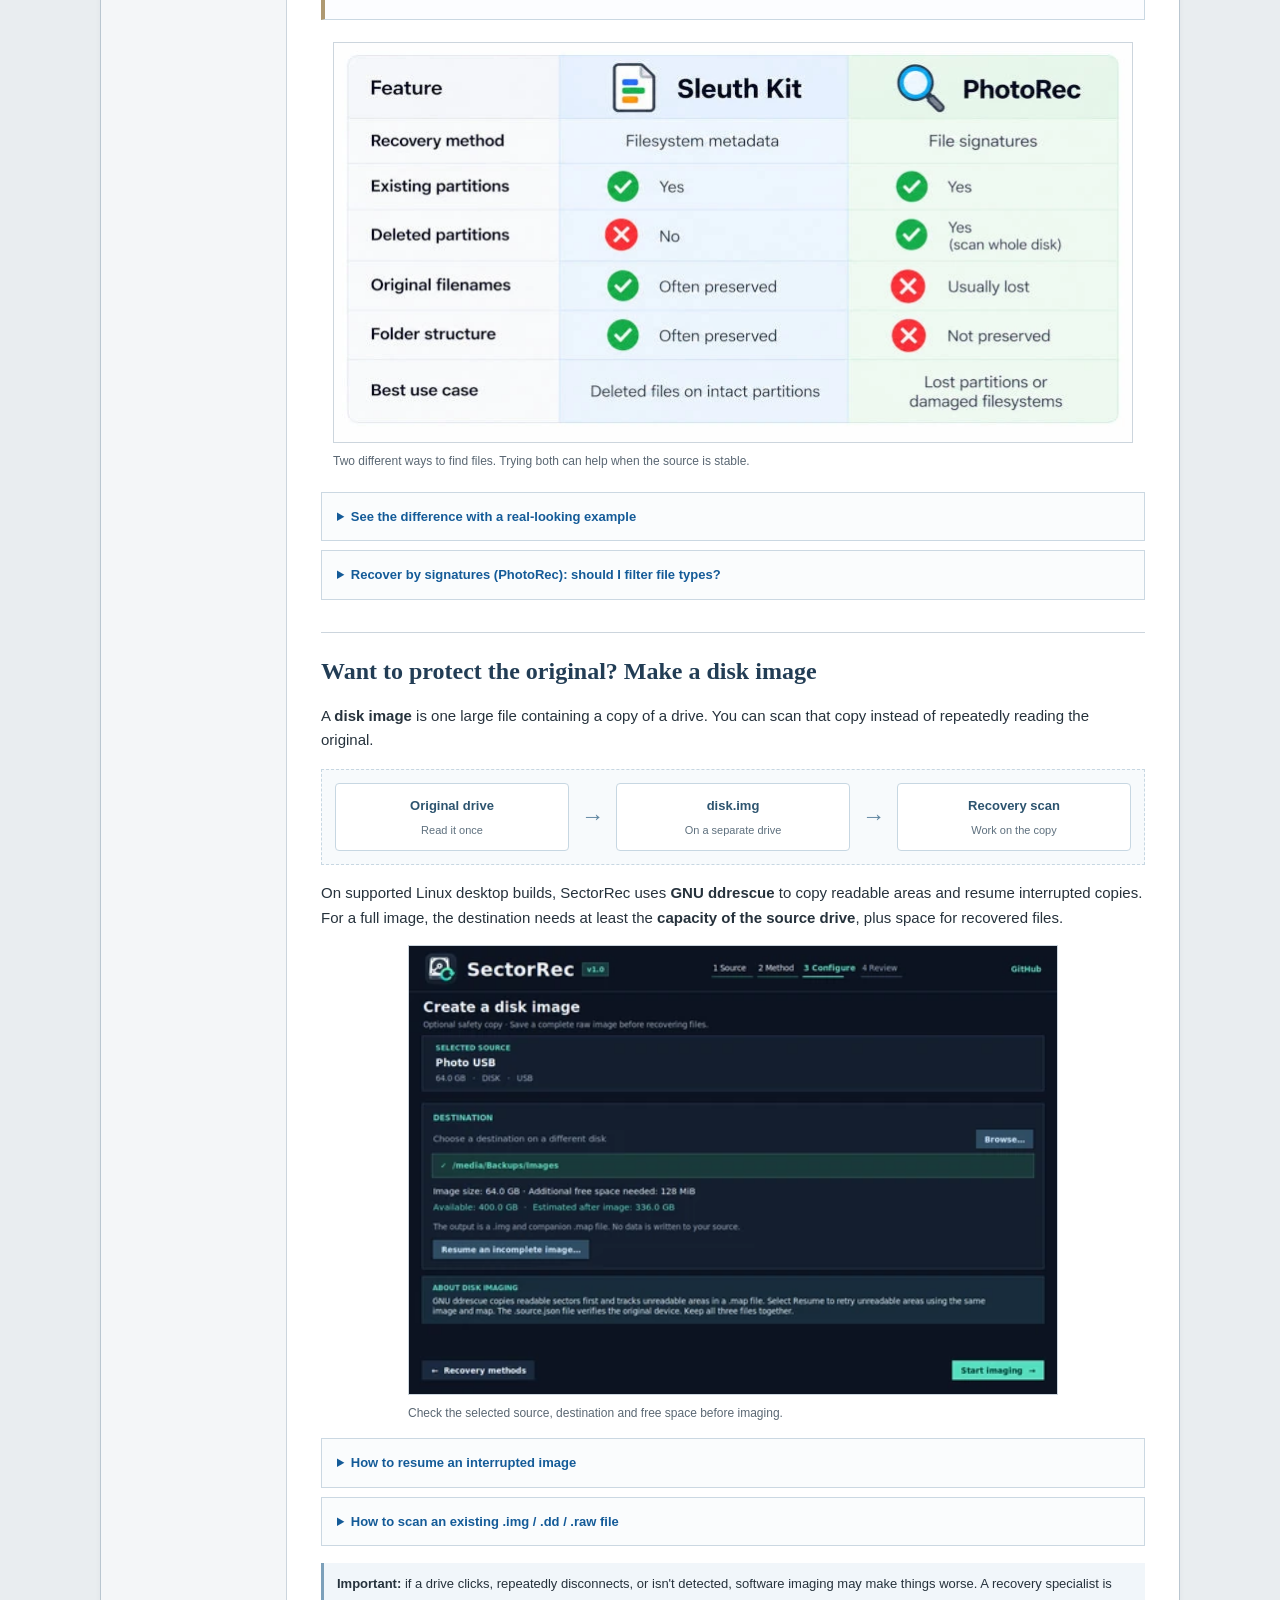
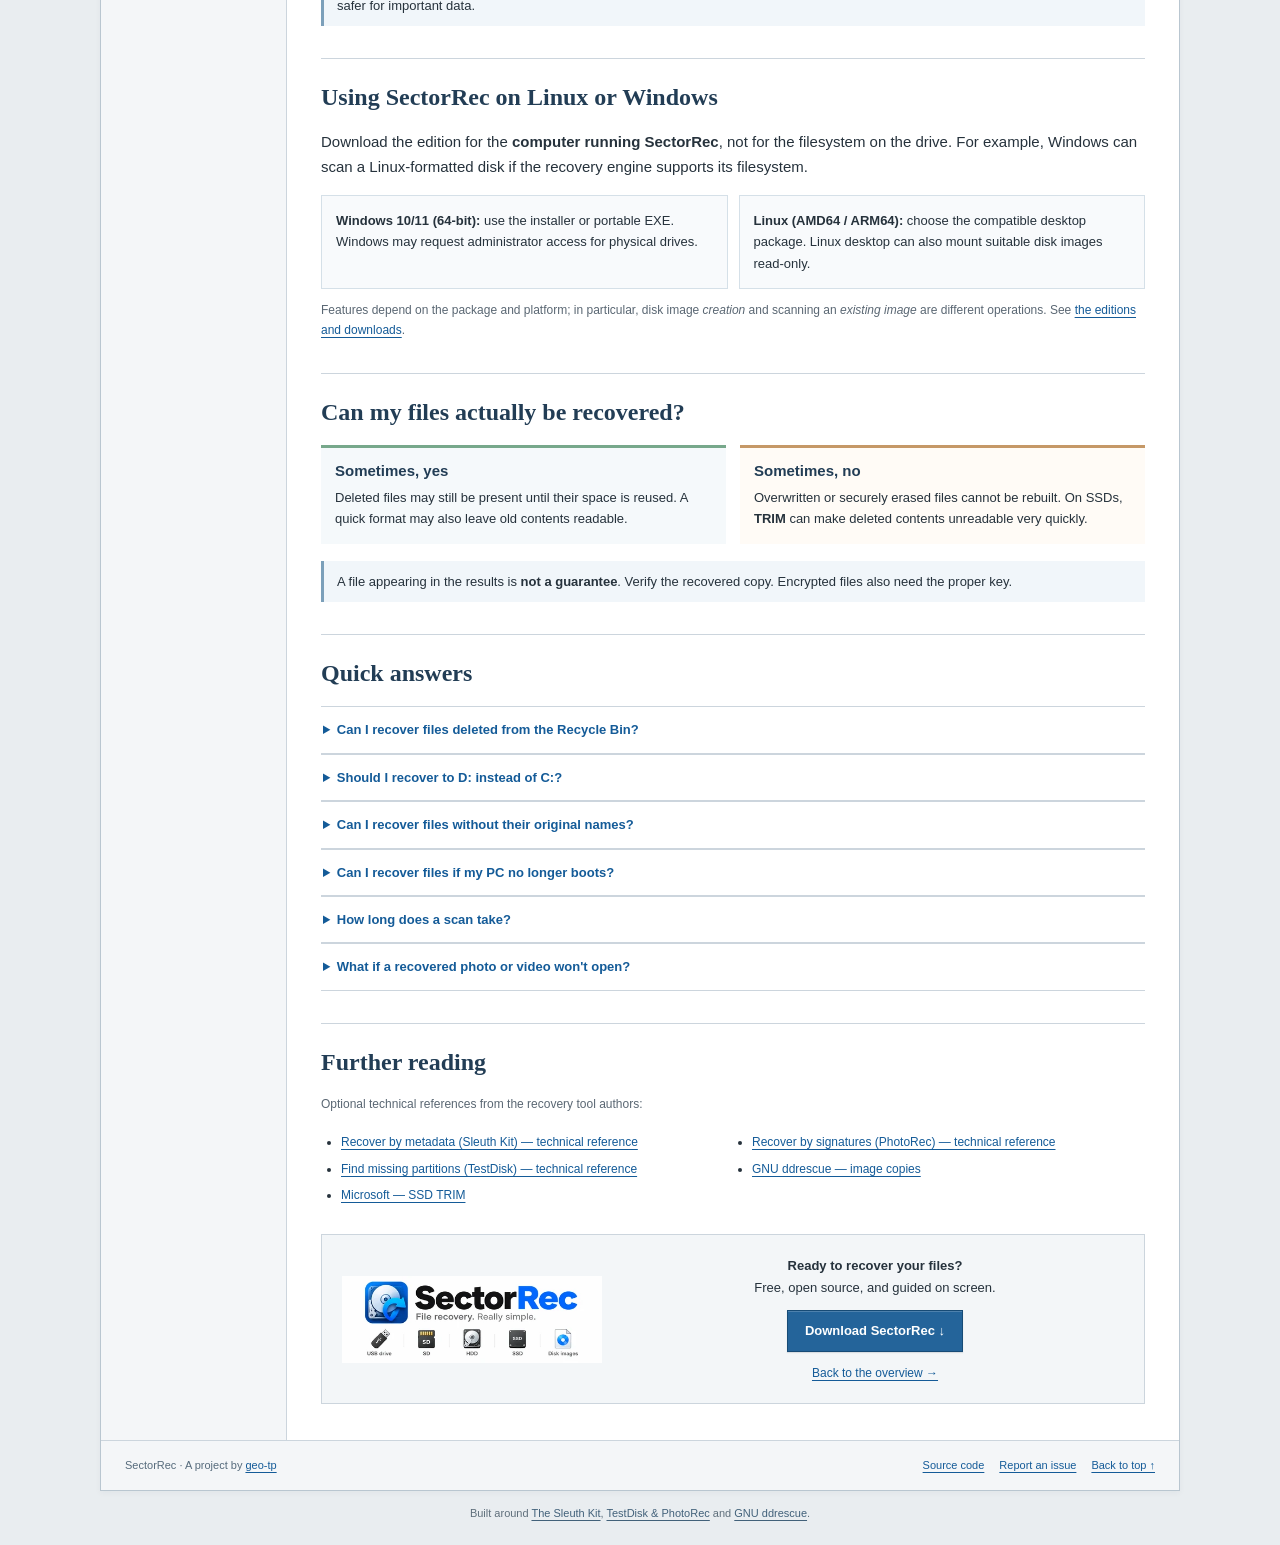
<file: recovery-guide.html>
<!doctype html>
<html lang="en">
<head>
  <meta charset="utf-8">
  <meta name="viewport" content="width=device-width, initial-scale=1">
  <title>How to Recover Deleted Files: USB, SD &amp; HDD | SectorRec</title>
  <meta name="description" content="Deleted files, formatted USB or unreadable disk? Follow simple SectorRec recovery steps, choose the right scan and protect your files.">
  <meta name="robots" content="max-image-preview:large">
  <meta name="theme-color" content="#234c70">
  <link rel="canonical" href="https://geo-tp.github.io/SectorRec/recovery-guide.html">
  <meta property="og:type" content="article">
  <meta property="og:site_name" content="SectorRec">
  <meta property="og:locale" content="en_US">
  <meta property="og:title" content="How to recover deleted files with SectorRec">
  <meta property="og:description" content="A simple, step-by-step file recovery guide. Find out what to do after deleting files, formatting a USB or losing access to a disk.">
  <meta property="og:url" content="https://geo-tp.github.io/SectorRec/recovery-guide.html">
  <meta property="og:image" content="https://geo-tp.github.io/SectorRec/assets/sectorrec-social.jpg">
  <meta property="og:image:width" content="1280">
  <meta property="og:image:height" content="640">
  <meta property="og:image:alt" content="SectorRec file recovery for disks, cards and disk images">
  <meta property="article:published_time" content="2026-10-28">
  <meta property="article:modified_time" content="2026-10-30">
  <meta name="twitter:card" content="summary_large_image">
  <link rel="icon" type="image/png" href="assets/favicon.png">
  <link rel="stylesheet" href="assets/style.css">
  <script type="application/ld+json">
  {
    "@context": "https://schema.org",
    "@type": "TechArticle",
    "headline": "How to recover deleted files",
    "description": "Recover deleted files with SectorRec: protect the source, choose a method, and save recovered files safely on Linux or Windows.",
    "inLanguage": "en",
    "datePublished": "2026-10-28",
    "dateModified": "2026-10-30",
    "author": {"@type": "Organization", "name": "SectorRec", "url": "https://github.com/geo-tp/SectorRec"},
    "publisher": {"@type": "Organization", "name": "SectorRec", "url": "https://geo-tp.github.io/SectorRec/"},
    "mainEntityOfPage": "https://geo-tp.github.io/SectorRec/recovery-guide.html",
    "image": "https://geo-tp.github.io/SectorRec/assets/sectorrec-social.jpg"
  }
  </script>
  <script type="application/ld+json">
  {
    "@context": "https://schema.org",
    "@type": "BreadcrumbList",
    "itemListElement": [
      {"@type": "ListItem", "position": 1, "name": "SectorRec", "item": "https://geo-tp.github.io/SectorRec/"},
      {"@type": "ListItem", "position": 2, "name": "Recovery guide", "item": "https://geo-tp.github.io/SectorRec/recovery-guide.html"}
    ]
  }
  </script>
</head>
<body id="top">
  <a class="skip-link" href="#main">Skip to content</a>
  <div class="utility">
    <span>Free &amp; open source file recovery</span>
    <span><span class="utility-detail">The SectorRec project &nbsp;·&nbsp; </span>Version 1.0</span>
  </div>
  <div class="site">
    <header>
      <div class="masthead">
        <a href="./" aria-label="SectorRec home"><img src="assets/banner-devices-1080.webp" srcset="assets/banner-devices-640.webp 640w, assets/banner-devices-1080.webp 1080w, assets/banner-devices-2126.webp 2126w" sizes="(max-width: 620px) 100vw, (max-width: 1100px) calc(100vw - 30px), 1078px" width="2126" height="335" alt="SectorRec — File recovery. Really simple. USB drive, SD card, HDD, SSD and disk images." fetchpriority="high"></a>
      </div>
      <nav class="top-nav" aria-label="Main navigation">
        <a href="./">Overview</a>
        <a href="./#downloads">Downloads</a>
        <a href="recovery-guide.html" aria-current="page">Recovery guide</a>
        <a class="project-link" href="https://github.com/geo-tp/SectorRec">GitHub project ↗</a>
      </nav>
    </header>

    <div class="layout">
      <aside class="sidebar" aria-label="Guide contents">
        <div class="side-group">
          <p class="side-heading">In this guide</p>
          <nav aria-label="Article sections"><ul class="side-nav">
            <li><a href="#before-you-start">First: protect your files</a></li>
            <li><a href="#find-your-situation">Find your situation</a></li>
            <li><a href="#recovery-steps">Recovery in 4 steps</a></li>
            <li><a href="#system-drive">Windows C: / system disk</a></li>
            <li><a href="#usb-sd-cards">USB &amp; SD cards</a></li>
            <li><a href="#formatted-drive">Formatted / RAW drive</a></li>
            <li><a href="#comparison">Which method?</a></li>
            <li><a href="#disk-images">Disk images</a></li>
            <li><a href="#linux-windows">Linux &amp; Windows</a></li>
            <li><a href="#limits">What can be recovered?</a></li>
            <li><a href="#questions">Questions</a></li>
            <li><a href="#references">Sources</a></li>
          </ul></nav>
        </div>
        <div class="side-group">
          <p class="side-heading">The application</p>
          <ul class="side-nav">
            <li><a href="./">About SectorRec</a></li>
            <li><a href="./#downloads">Download SectorRec</a></li>
            <li><a href="https://github.com/geo-tp/SectorRec">Source code ↗</a></li>
          </ul>
        </div>
        <div class="side-extra">
          <hr>
          <p class="side-heading">One rule to remember</p>
          <p>Read from the affected disk. Save to a different physical disk.</p>
          <p class="side-caption">A second partition on the same device is not a separate recovery destination.</p>
        </div>
      </aside>

      <main class="content article" id="main">
        <nav class="breadcrumb" aria-label="Breadcrumb"><a href="./">SectorRec</a><span aria-hidden="true">/</span>Recovery guide</nav>
        <article>
          <header>
            <p class="eyebrow">File recovery · A practical guide</p>
            <h1>How to recover deleted files</h1>
            <p class="standfirst">Lost a file, formatted a USB drive, or can't open a disk? Start with your situation below. You don't need to know how recovery tools work.</p>
            <p class="article-meta">SectorRec project &nbsp;·&nbsp; Updated <time datetime="2026-10-30">30 October 2026</time> &nbsp;·&nbsp; SectorRec 1.0</p>
          </header>
          <details class="mobile-toc">
            <summary>Jump to a section</summary>
            <nav aria-label="Article sections on mobile"><ul class="side-nav">
              <li><a href="#before-you-start">Protect your files</a></li>
              <li><a href="#find-your-situation">Find your situation</a></li>
              <li><a href="#recovery-steps">Recovery in 4 steps</a></li>
              <li><a href="#system-drive">System disk / live USB</a></li>
              <li><a href="#usb-sd-cards">USB &amp; SD</a></li>
              <li><a href="#formatted-drive">Formatted / RAW</a></li>
              <li><a href="#comparison">Choose a method</a></li>
              <li><a href="#disk-images">Disk images</a></li>
              <li><a href="#linux-windows">Linux &amp; Windows</a></li>
              <li><a href="#limits">Recovery limits</a></li>
              <li><a href="#questions">Questions</a></li>
              <li><a href="#references">Sources</a></li>
            </ul></nav>
          </details>

          <section id="before-you-start" class="guide-first" aria-labelledby="before-title">
            <h2 id="before-title">Before anything else</h2>
            <div class="guide-rules">
              <div class="guide-rule"><span class="guide-rule-icon" aria-hidden="true">!</span><p><strong>Stop using the affected drive.</strong> Don't add files, install software on it, or agree to format it.</p></div>
              <div class="guide-rule"><span class="guide-rule-icon" aria-hidden="true">✓</span><p><strong>Check for an easy copy.</strong> Look in the Recycle Bin / Trash and your backups first.</p></div>
              <div class="guide-rule"><span class="guide-rule-icon" aria-hidden="true">↗</span><p><strong>Save somewhere else.</strong> Use a different physical drive, not another partition on the same one.</p></div>
            </div>
            <div class="guide-drive-flow" role="img" aria-label="Read from your affected USB drive and save recovered files to a separate physical backup drive, not back to the USB drive.">
              <div class="drive-pill"><span class="drive-icon" aria-hidden="true">▣</span><span><b>Damaged / deleted source</b><small>Read only</small></span></div>
              <span class="flow-arrow" aria-hidden="true">→</span>
              <div class="drive-pill drive-pill-good"><span class="drive-icon" aria-hidden="true">▤</span><span><b>Separate drive</b><small>Save recovered files here</small></span></div>
            </div>
            <p class="guide-alert"><strong>Drive clicking, disconnecting, or showing read errors?</strong> Don't keep restarting scans. See <a href="#disk-images">make a disk image</a>; for serious physical damage or irreplaceable data, seek professional help.</p>
          </section>

          <section id="find-your-situation" aria-labelledby="situation-title">
            <h2 id="situation-title">What happened to your files?</h2>
            <p class="guide-intro">Pick the closest situation. Each link takes you to the relevant advice.</p>
            <div class="guide-choices">
              <a class="guide-choice" href="#recovery-steps"><span class="choice-marker" aria-hidden="true">01</span><strong>I deleted files by mistake</strong><span>Start with a normal file scan.</span><span class="choice-link">See the 4 steps →</span></a>
              <a class="guide-choice" href="#usb-sd-cards"><span class="choice-marker" aria-hidden="true">02</span><strong>My USB stick or SD card is empty</strong><span>Stop using it; check whether its files or partition can still be found.</span><span class="choice-link">USB / SD advice →</span></a>
              <a class="guide-choice" href="#formatted-drive"><span class="choice-marker" aria-hidden="true">03</span><strong>Windows asks me to format the disk</strong><span>Cancel that prompt. Recovery may still be possible.</span><span class="choice-link">Formatted / RAW drive →</span></a>
              <a class="guide-choice" href="#system-drive"><span class="choice-marker" aria-hidden="true">04</span><strong>The files were on Windows C: or my Linux system disk</strong><span>Protect them from background writes.</span><span class="choice-link">System disk advice →</span></a>
            </div>
          </section>

          <section id="recovery-steps" aria-labelledby="steps-title">
            <h2 id="steps-title">Recover your files in 4 steps</h2>
            <ol class="guide-step-list">
              <li><div class="step-body"><h3>Open SectorRec and select the source</h3><p>Find the drive by its <strong>name and size</strong>. For deleted files, select the partition they were on. If you're unsure, see <a href="#choose-source">disk or partition?</a></p></div></li>
              <li><div class="step-body"><h3>Choose how to search</h3><p>Start with <strong>Recover by metadata (Sleuth Kit)</strong> for deleted files. If it finds little, try <strong>Recover by signatures (PhotoRec)</strong>. If a partition disappeared, use <strong>Find missing partitions (TestDisk)</strong>. <a href="#comparison">Compare the methods ↓</a></p></div></li>
              <li><div class="step-body"><h3>Pick a safe destination and start</h3><p>Choose a folder on your <strong>other physical drive</strong>. Recover by signatures saves files during the scan; Recover by metadata lets you choose files afterwards.</p></div></li>
              <li><div class="step-body"><h3>Check what you recovered</h3><p>Open important files, not just their thumbnails. A filename or preview doesn't guarantee the content is complete.</p></div></li>
            </ol>
            <div class="guide-previews">
              <figure class="unframed screenshot">
                <a href="assets/desktop-methods.webp" aria-label="Open the SectorRec recovery methods screen at full size"><img src="assets/desktop-methods-800.webp" srcset="assets/desktop-methods-480.webp 480w, assets/desktop-methods-800.webp 800w, assets/desktop-methods.webp 1210w" sizes="(max-width: 620px) calc(100vw - 40px), (max-width: 1100px) 45vw, 370px" width="1210" height="865" alt="SectorRec method selection screen showing Recover by metadata, Recover by signatures, and Create disk image." loading="lazy" decoding="async"></a>
                <figcaption>Choose a recovery method.</figcaption>
              </figure>
              <figure class="unframed screenshot">
                <a href="assets/desktop-results.webp" aria-label="Open the SectorRec recovered files results at full size"><img src="assets/desktop-results-800.webp" srcset="assets/desktop-results-480.webp 480w, assets/desktop-results-800.webp 800w, assets/desktop-results.webp 1100w" sizes="(max-width: 620px) calc(100vw - 40px), (max-width: 1100px) 45vw, 370px" width="1100" height="760" alt="SectorRec file results with recovered photo names, filters and recovery actions." loading="lazy" decoding="async"></a>
                <figcaption>With Recover by metadata, choose which files to save after the scan.</figcaption>
              </figure>
            </div>
            <div id="choose-source" class="guide-inline-note">
              <h3>Whole disk or partition?</h3>
              <p><strong>Partition:</strong> a section of a drive (like <code>C:</code> or <code>Photos</code>). Choose it for deleted files. <strong>Whole disk:</strong> the complete device. Choose it when a partition disappeared or when you need a full image.</p>
              <figure class="unframed guide-image-small"><a href="assets/disk-and-partition-1536.webp" aria-label="View disk and partition example"><img src="assets/disk-and-partition-768.webp" srcset="assets/disk-and-partition-768.webp 768w, assets/disk-and-partition-1536.webp 1536w" sizes="(max-width: 620px) calc(100vw - 40px), (max-width: 1100px) 75vw, 650px" width="1536" height="1024" loading="lazy" decoding="async" alt="Example: Photo USB is one disk containing two partitions, while Backup SSD is a separate physical device."></a><figcaption>One USB drive can contain several partitions. The backup SSD is a different device.</figcaption></figure>
            </div>
            <p class="guide-cta"><a href="./#downloads">Get SectorRec for Linux or Windows →</a></p>
          </section>

          <section id="system-drive" aria-labelledby="system-title">
            <h2 id="system-title">Files lost from Windows C: or your Linux system disk?</h2>
            <p>The computer keeps writing to its system disk even when you're not saving anything. That can overwrite deleted files. <strong>Best option: recover from another computer or a live USB.</strong></p>
            <div class="guide-options">
              <div class="guide-option guide-option-best"><span class="guide-tag">Recommended</span><h3>Connect the disk to another PC</h3><p>Use it as a second drive. Start the other PC from <em>its own</em> disk, then scan the affected one.</p></div>
              <div class="guide-option"><span class="guide-tag">Also good</span><h3>Start from a live USB</h3><p>Boot Linux from a USB stick without starting the installed system. Run SectorRec there.</p></div>
              <div class="guide-option"><span class="guide-tag guide-tag-warn">Last resort</span><h3>Scan the running system</h3><p>SectorRec allows file scans after a warning, but the operating system may overwrite files while you work.</p></div>
            </div>
            <figure class="unframed guide-image-small">
              <a href="assets/system-disk-recovery-1536.webp" aria-label="Open the system disk and separate backup device example"><img src="assets/system-disk-recovery-768.webp" srcset="assets/system-disk-recovery-768.webp 768w, assets/system-disk-recovery-1536.webp 1536w" sizes="(max-width: 620px) calc(100vw - 40px), (max-width: 1100px) 75vw, 650px" width="1536" height="1024" alt="Computer SSD and its C: and recovery partitions share one physical drive; Backup USB is a separate physical device." loading="lazy" decoding="async"></a>
              <figcaption><strong>C:</strong> and another partition on the same SSD are <em>not</em> separate drives. Use the Backup USB for output.</figcaption>
            </figure>
            <details class="guide-more"><summary>How to use a live USB (3 steps)</summary>
              <ol class="guide-short-list"><li>On <strong>another computer</strong>, prepare a Debian/Ubuntu live USB. <a href="https://documentation.ubuntu.com/desktop/en/latest/how-to/create-a-bootable-usb-stick/">Ubuntu's guide ↗</a></li>
              <li>Boot the affected PC from that USB and choose <strong>Try Ubuntu</strong> (or equivalent). Avoid mounting or repairing the affected disk.</li>
              <li>Run the compatible Linux desktop edition of SectorRec. Connect a <strong>second</strong> external drive for recovered files and follow the <a href="#recovery-steps">4 steps</a>.</li></ol>
              <p><strong>Important:</strong> a temporary live session may have limited space for scan data. Keep working files on suitable writable storage and recovered files on the separate destination before shutting down.</p>
            </details>
            <p class="guide-tip"><strong>Note:</strong> SectorRec disables disk imaging and lost-partition searches on the active system disk. To use those features, boot from another drive.</p>
          </section>

          <section id="usb-sd-cards" aria-labelledby="usb-title">
            <h2 id="usb-title">Recover files from a USB drive or SD card</h2>
            <div class="guide-mini-steps"><p><b>1.</b><span>Unplug the USB stick or stop using the SD card in your camera or phone.</span></p><p><b>2.</b><span>Connect it to your PC, ideally through a card reader. Don't format it if prompted.</span></p><p><b>3.</b><span>Scan the recognizable partition with <a href="#metadata">Recover by metadata (Sleuth Kit)</a>. If it finds little, try <a href="#signatures">Recover by signatures (PhotoRec)</a>.</span></p></div>
            <p class="guide-tip">For videos, check playback from beginning to end: a recovered thumbnail doesn't mean the whole video survived.</p>
          </section>

          <section id="formatted-drive" aria-labelledby="formatted-title">
            <h2 id="formatted-title">Formatted drive or “You need to format the disk”?</h2>
            <p><strong>Cancel the format prompt.</strong> A drive shown as <strong>RAW</strong> is one Windows can't currently read as a normal filesystem. That does <em>not</em> always mean the files are gone.</p>
            <div class="guide-action-box">
              <p><strong>Drive or partition missing?</strong><br><a href="#partitions">Find missing partitions (TestDisk)</a> may locate it.</p>
              <p><strong>Partition visible, but folders unreadable?</strong><br><a href="#signatures">Recover by signatures (PhotoRec)</a> can search for files.</p>
            </div>
            <p>After a quick format, recovery may be possible if data remains. A full overwrite or secure erase cannot be reversed. <strong>Recover files before attempting repairs.</strong></p>
          </section>

          <section id="comparison" aria-labelledby="comparison-title">
            <h2 id="comparison-title">Which recovery method should I choose?</h2>
            <p class="guide-intro">You don't need to know the tools beforehand. Choose based on what you can still see on the drive.</p>
            <div class="guide-methods">
              <div class="guide-method" id="metadata">
                <span class="method-id">1 · Try first</span><h3 id="metadata-title">Recover by metadata <small>(Sleuth Kit)</small></h3>
                <p><strong>Use when:</strong> you deleted files and the partition still appears normally.</p>
                <p><strong>What you get:</strong> a list to browse, often with original names and folders. Choose what to recover <em>after</em> the scan.</p>
              </div>
              <div class="guide-method" id="signatures">
                <span class="method-id">2 · If needed</span><h3 id="signatures-title">Recover by signatures <small>(PhotoRec)</small></h3>
                <p><strong>Use when:</strong> file records are missing, the drive was formatted, or Recover by metadata found too little.</p>
                <p><strong>What you get:</strong> photos, documents and other recognized files, usually <em>without</em> original names. They are saved <em>during</em> the scan.</p>
              </div>
              <div class="guide-method" id="partitions">
                <span class="method-id">3 · Missing volume</span><h3 id="partitions-title">Find missing partitions <small>(TestDisk)</small></h3>
                <p><strong>Use when:</strong> a partition has disappeared, or the disk looks unallocated.</p>
                <p><strong>What you get:</strong> possible partitions to inspect. SectorRec doesn't rewrite the partition table.</p>
              </div>
            </div>
            <figure class="unframed method-comparison">
              <a href="assets/sleuth-kit-vs-photorec.webp" aria-label="Open the method comparison illustration at full size"><img src="assets/sleuth-kit-vs-photorec.webp" width="800" height="400" alt="Comparison of Recover by metadata (Sleuth Kit), which can preserve original filenames, and Recover by signatures (PhotoRec), which finds files from their contents." loading="lazy" decoding="async"></a>
              <figcaption>Two different ways to find files. Trying both can help when the source is stable.</figcaption>
            </figure>
            <details class="guide-more"><summary>See the difference with a real-looking example</summary>
              <div class="diagram-pair guide-diagram-pair">
                <img src="assets/metadata-recovery.svg" width="340" height="238" alt="File record links holiday.jpg to the blocks containing its data." loading="lazy">
                <img src="assets/signature-recovery.svg" width="340" height="238" alt="Recover by signatures (PhotoRec) recognizes JPEG contents without the original filename." loading="lazy">
              </div>
              <p><strong>Example:</strong> Recover by metadata might show <code>holiday.jpg</code>; Recover by signatures may save it as <code>f0000123.jpg</code>. Neither can restore missing or overwritten data.</p>
            </details>
            <details class="guide-more"><summary>Recover by signatures (PhotoRec): should I filter file types?</summary>
              <p><em>All supported formats</em> is the simplest starting point. Choose a narrower group only if you want to focus on certain kinds of files. These groups aren't exact extension filters, and Recover by signatures may also find older copies or files that were never deleted.</p>
              <figure class="unframed screenshot"><a href="assets/desktop-signature-setup.webp" aria-label="View PhotoRec settings"><img src="assets/desktop-signature-setup-800.webp" srcset="assets/desktop-signature-setup-480.webp 480w, assets/desktop-signature-setup-800.webp 800w, assets/desktop-signature-setup.webp 1100w" sizes="(max-width: 620px) calc(100vw - 40px), (max-width: 1100px) 75vw, 650px" width="1100" height="760" alt="Recover by signatures (PhotoRec) settings, with a separate backup destination and file formats selected." loading="lazy" decoding="async"></a><figcaption>Choose a separate destination before starting Recover by signatures.</figcaption></figure>
            </details>
          </section>

          <section id="disk-images" aria-labelledby="image-title">
            <h2 id="image-title">Want to protect the original? Make a disk image</h2>
            <p>A <strong>disk image</strong> is one large file containing a copy of a drive. You can scan that copy instead of repeatedly reading the original.</p>
            <div class="guide-image-flow" aria-label="Copy drive to an image file, then scan the image using SectorRec">
              <span><b>Original drive</b><small>Read it once</small></span><span aria-hidden="true">→</span><span><b>disk.img</b><small>On a separate drive</small></span><span aria-hidden="true">→</span><span><b>Recovery scan</b><small>Work on the copy</small></span>
            </div>
            <p>On supported Linux desktop builds, SectorRec uses <strong>GNU ddrescue</strong> to copy readable areas and resume interrupted copies. For a full image, the destination needs at least the <strong>capacity of the source drive</strong>, plus space for recovered files.</p>
            <figure class="unframed screenshot guide-image-small"><a href="assets/desktop-image-setup.webp" aria-label="Open disk imaging example at full size"><img src="assets/desktop-image-setup-800.webp" srcset="assets/desktop-image-setup-480.webp 480w, assets/desktop-image-setup-800.webp 800w, assets/desktop-image-setup.webp 1100w" sizes="(max-width: 620px) calc(100vw - 40px), (max-width: 1100px) 75vw, 650px" width="1100" height="760" alt="SectorRec image setup for a 64 GB source drive, with output stored on a separate backup SSD and a Resume control." loading="lazy" decoding="async"></a><figcaption>Check the selected source, destination and free space before imaging.</figcaption></figure>
            <details class="guide-more"><summary>How to resume an interrupted image</summary>
              <p>Keep the <strong>image file</strong> (<code>.img</code>), its <strong>copy progress file</strong> (<code>.img.map</code>) and the <strong>source information</strong> (<code>.img.source.json</code>) together. Reconnect the same drive, open <em>Create disk image</em>, then choose <em>Resume an incomplete image…</em>. SectorRec checks the source before resuming.</p>
            </details>
            <details class="guide-more"><summary>How to scan an existing .img / .dd / .raw file</summary>
              <p>Choose <em>Open disk image…</em> in SectorRec. Select the image and choose a recovery method as usual. You do <strong>not</strong> need to mount it. Linux desktop also offers optional read-only mounting for browsing files.</p>
              <figure class="unframed screenshot"><a href="assets/desktop-image-source.webp" aria-label="Open disk image source screen"><img src="assets/desktop-image-source-800.webp" srcset="assets/desktop-image-source-480.webp 480w, assets/desktop-image-source-800.webp 800w, assets/desktop-image-source.webp 1100w" sizes="(max-width: 620px) calc(100vw - 40px), (max-width: 1100px) 75vw, 650px" width="1100" height="760" alt="SectorRec's drive list with an existing photo-usb.img disk image selected." loading="lazy" decoding="async"></a><figcaption>An image appears as another source you can scan.</figcaption></figure>
            </details>
            <p class="guide-tip"><strong>Important:</strong> if a drive clicks, repeatedly disconnects, or isn't detected, software imaging may make things worse. A recovery specialist is safer for important data.</p>
          </section>

          <section id="linux-windows" aria-labelledby="platform-title">
            <h2 id="platform-title">Using SectorRec on Linux or Windows</h2>
            <p>Download the edition for the <strong>computer running SectorRec</strong>, not for the filesystem on the drive. For example, Windows can scan a Linux-formatted disk if the recovery engine supports its filesystem.</p>
            <div class="guide-platforms">
              <p><strong>Windows 10/11 (64-bit):</strong> use the installer or portable EXE. Windows may request administrator access for physical drives.</p>
              <p><strong>Linux (AMD64 / ARM64):</strong> choose the compatible desktop package. Linux desktop can also mount suitable disk images read-only.</p>
            </div>
            <p class="small muted">Features depend on the package and platform; in particular, disk image <em>creation</em> and scanning an <em>existing image</em> are different operations. See <a href="./#downloads">the editions and downloads</a>.</p>
          </section>

          <section id="limits" aria-labelledby="limits-title">
            <h2 id="limits-title">Can my files actually be recovered?</h2>
            <div class="guide-limit-grid">
              <div><h3>Sometimes, yes</h3><p>Deleted files may still be present until their space is reused. A quick format may also leave old contents readable.</p></div>
              <div><h3>Sometimes, no</h3><p>Overwritten or securely erased files cannot be rebuilt. On SSDs, <strong>TRIM</strong> can make deleted contents unreadable very quickly.</p></div>
            </div>
            <p class="guide-tip">A file appearing in the results is <strong>not a guarantee</strong>. Verify the recovered copy. Encrypted files also need the proper key.</p>
          </section>

          <section id="questions" class="faq guide-faq" aria-labelledby="questions-title">
            <h2 id="questions-title">Quick answers</h2>
            <details><summary>Can I recover files deleted from the Recycle Bin?</summary><p>Possibly. Emptying the Bin doesn't always erase the file contents immediately. Stop using the drive and try <a href="#metadata">Recover by metadata (Sleuth Kit)</a> first.</p></details>
            <details><summary>Should I recover to D: instead of C:?</summary><p>Only if D: is on a <strong>different physical disk</strong>. Two partitions on the same SSD are not separate recovery destinations.</p></details>
            <details><summary>Can I recover files without their original names?</summary><p>Recover by signatures (PhotoRec) can find recognizable file contents, but usually saves them under generated names.</p></details>
            <details><summary>Can I recover files if my PC no longer boots?</summary><p>Often worth trying. Use <a href="#system-drive">another PC or a live USB</a> to access the disk. Don't reinstall Windows or Linux on the affected disk first.</p></details>
            <details><summary>How long does a scan take?</summary><p>It depends on drive size, connection speed and read errors. A whole-disk Recover by signatures scan usually takes longer than scanning one partition.</p></details>
            <details><summary>What if a recovered photo or video won't open?</summary><p>Its name may have survived while parts of its data didn't. Try the other method, but neither can restore overwritten content.</p></details>
          </section>

          <section id="references" aria-labelledby="references-title">
            <h2 id="references-title">Further reading</h2>
            <p class="small muted">Optional technical references from the recovery tool authors:</p>
            <ul class="sources guide-sources">
              <li><a href="https://www.sleuthkit.org/sleuthkit/man/fls.html">Recover by metadata (Sleuth Kit) — technical reference</a></li>
              <li><a href="https://www.cgsecurity.org/wiki/PhotoRec">Recover by signatures (PhotoRec) — technical reference</a></li>
              <li><a href="https://www.cgsecurity.org/wiki/TestDisk">Find missing partitions (TestDisk) — technical reference</a></li>
              <li><a href="https://www.gnu.org/software/ddrescue/manual/ddrescue_manual.html">GNU ddrescue — image copies</a></li>
              <li><a href="https://learn.microsoft.com/en-us/windows/compatibility/new-api-allows-apps-to-send-trim-and-unmap-hints">Microsoft — SSD TRIM</a></li>
            </ul>
          </section>
          <div class="article-end">
            <img src="assets/sectorrec-brand-480.webp" srcset="assets/sectorrec-brand-480.webp 480w, assets/sectorrec-brand-960.webp 960w" sizes="(max-width: 340px) calc(100vw - 80px), 260px" width="2171" height="724" alt="SectorRec — File recovery. Really simple." loading="lazy" decoding="async">
            <div>
              <p><strong>Ready to recover your files?</strong><br>Free, open source, and guided on screen.</p>
              <a class="button" href="./#downloads">Download SectorRec <span aria-hidden="true">↓</span></a>
              <p class="back-link"><a href="./">Back to the overview →</a></p>
            </div>
          </div>
        </article>
      </main>
    </div>
    <footer class="site-footer">
      <p>SectorRec · A project by <a href="https://github.com/geo-tp">geo-tp</a></p>
      <p><a href="https://github.com/geo-tp/SectorRec">Source code</a><a href="https://github.com/geo-tp/SectorRec/issues">Report an issue</a><a href="#top">Back to top ↑</a></p>
    </footer>
  </div>
  <p class="colophon">Built around <a href="https://www.sleuthkit.org/">The Sleuth Kit</a>, <a href="https://www.cgsecurity.org/">TestDisk &amp; PhotoRec</a> and <a href="https://www.gnu.org/software/ddrescue/">GNU ddrescue</a>.</p>
</body>
</html>
</file>
<file: assets/style.css>
:root {
  color-scheme: light;
  --ink: #26323c;
  --muted: #5a6773;
  --blue: #145b98;
  --navy: #234c70;
  --line: #ccd5dd;
  --pale: #f2f5f8;
}

* { box-sizing: border-box; }
html { scroll-padding-top: 24px; }
body {
  margin: 0;
  color: var(--ink);
  background: #e9edf0;
  font: 15px/1.65 Arial, Helvetica, sans-serif;
}
a { color: var(--blue); text-underline-offset: 3px; }
a:hover { color: #06365d; text-decoration-thickness: 2px; }
a:focus-visible, summary:focus-visible, [tabindex]:focus-visible {
  outline: 3px solid #a45c00;
  outline-offset: 4px;
}
img { max-width: 100%; height: auto; vertical-align: middle; }
p { margin: 0 0 15px; }
strong { font-weight: 700; }
h1, h2, h3 { color: #223d55; line-height: 1.25; }
h1 { margin: 0 0 17px; font-size: 30px; letter-spacing: -.7px; }
h2 { margin: 0 0 17px; font: bold 24px/1.3 Georgia, 'Times New Roman', serif; }
h3 { margin: 23px 0 10px; font-size: 17px; }
ul, ol { padding-left: 23px; }
li + li { margin-top: 7px; }
figure { margin: 20px 0; }
figcaption { margin-top: 9px; font-size: 12px; line-height: 1.5; color: var(--muted); }
code { font: .9em/1.5 'Courier New', monospace; overflow-wrap: anywhere; }
small, .small { font-size: 12px; }
.muted { color: var(--muted); }
.nowrap { white-space: nowrap; }
.skip-link {
  position: absolute;
  top: -100px;
  left: 16px;
  z-index: 5;
  background: white;
  padding: 10px 18px;
}
.skip-link:focus { top: 8px; }
.utility {
  max-width: 1080px;
  margin: 15px auto 8px;
  padding: 0 2px;
  display: flex;
  justify-content: space-between;
  gap: 10px;
  font-size: 11px;
  color: #556371;
}
.site {
  max-width: 1080px;
  margin: 0 auto;
  border: 1px solid #b9c6d0;
  background: #fff;
  box-shadow: 0 2px 6px #2030400b;
}
.masthead { background: #edf6fc; line-height: 0; }
.masthead a { display: block; width: 100%; }
.masthead img { display: block; width: 100%; height: auto; }
.top-nav {
  display: flex;
  flex-wrap: wrap;
  gap: 0;
  background: var(--navy);
  border-top: 1px solid #426886;
  border-bottom: 1px solid #183f60;
  font: bold 12px/1.5 Verdana, sans-serif;
}
.top-nav a { padding: 12px 23px; color: #fff; text-decoration: none; border-right: 1px solid #557590; }
.top-nav a:hover { background: #315e83; text-decoration: underline; }
.top-nav [aria-current='page'] { background: #fff; color: #234c70; margin-bottom: -1px; }
.top-nav .project-link { margin-left: auto; border-right: 0; border-left: 1px solid #557590; font-weight: normal; }
.layout { display: grid; grid-template-columns: 186px minmax(0, 1fr); }
.sidebar { padding: 25px 18px; background: #f4f6f8; border-right: 1px solid var(--line); font-size: 12px; }
.side-group { margin-bottom: 29px; }
.side-heading { margin: 0 0 10px; color: #4e6070; font: bold 10px/1.5 Verdana, sans-serif; letter-spacing: 1.1px; text-transform: uppercase; }
.side-nav { list-style: none; padding: 0; margin: 0; }
.side-nav li { margin: 0; }
.side-nav a { display: block; padding: 5px 0; text-decoration: none; }
.side-nav a:hover { text-decoration: underline; }
.side-nav a[aria-current='page'] { color: #263d50; font-weight: bold; }
.side-nav .number { color: #667e90; font: 11px 'Courier New', monospace; margin-right: 5px; }
.sidebar hr { margin: 23px 0; border: 0; border-top: 1px solid var(--line); }
.sidebar p { margin-bottom: 11px; }
.release-label { display: inline-block; padding: 2px 7px; margin-bottom: 9px; border: 1px solid #bdcdd9; background: white; font-weight: bold; color: #34556d; }
.side-caption { font-size: 11px; color: var(--muted); line-height: 1.6; }
.content { min-width: 0; padding: 29px 34px 36px; }
.eyebrow { margin: 0 0 11px; font: bold 10px/1.6 Verdana, sans-serif; letter-spacing: 1.1px; color: #627687; text-transform: uppercase; }
.overview-title { font-size: 34px; }
.intro { display: grid; grid-template-columns: minmax(0, 1fr) 190px; gap: 26px; align-items: start; }
.intro p { font-size: 15px; }
.intro .lead { margin-bottom: 15px; font-size: 16px; line-height: 1.6; }
.intro > div > p:last-child { margin-bottom: 0; }
.download-box { padding: 16px 14px; background: #edf4fa; border: 1px solid #b9ccdc; text-align: center; }
.download-box .version { margin: 0 0 10px; font-size: 16px; font-weight: bold; color: #294f70; }
.download-box p { margin: 9px 0 0; font-size: 11px; color: #546b7e; }
.button { display: inline-block; padding: 9px 17px; border: 1px solid #174b76; background: #24649a; box-shadow: inset 0 1px #ffffff30, 0 1px 1px #20304020; color: white; font-size: 13px; font-weight: bold; text-decoration: none; }
.button:hover { background: #174e7b; color: white; text-decoration: underline; }
.download-box .button { display: block; }
.download-box .small { display: inline-block; margin-top: 11px; font-size: 11px; }
.notice { margin: 24px 0 29px; padding: 12px 16px; border: 1px solid #dfd4ac; border-left: 3px solid #ad8a36; background: #fffcf2; font-size: 13px; line-height: 1.6; }
.notice p:last-child { margin-bottom: 0; }
.section { margin-top: 30px; padding-top: 26px; border-top: 1px solid var(--line); }
.section-heading { display: flex; flex-wrap: wrap; align-items: baseline; justify-content: space-between; gap: 8px; margin-bottom: 15px; }
.section-heading h2 { margin: 0; }
.section-heading a { font-size: 12px; }
.table-scroll { overflow-x: auto; margin: 18px 0; }
table { width: 100%; border-collapse: collapse; border: 1px solid var(--line); font-size: 13px; line-height: 1.5; text-align: left; }
caption { text-align: left; font-size: 12px; margin-bottom: 8px; color: var(--muted); }
th, td { padding: 12px 13px; border-bottom: 1px solid var(--line); vertical-align: top; }
th + th, th + td, td + td { border-left: 1px solid #dce2e7; }
thead th { background: #eaf0f5; color: #2f4b62; font-size: 12px; }
tbody th { font-weight: normal; }
tbody tr:nth-child(even) { background: #f6f8fa; }
td small, th small { display: block; margin-top: 4px; color: var(--muted); font-size: 11px; font-weight: normal; }
td a { font-weight: bold; }
.method-table th:first-child { width: 38%; }
.method-table td:nth-child(2) { width: 24%; }
.screenshot { margin: 22px 0 0; }
.screenshot a { display: block; }
.screenshot img { display: block; width: 100%; border: 1px solid #8f9fae; }
.feature-list { display: grid; grid-template-columns: 1fr 1fr; gap: 10px 25px; padding: 0; margin: 19px 0 0; list-style: none; font-size: 13px; }
.feature-list li { position: relative; padding-left: 15px; margin: 0; }
.feature-list li::before { content: '›'; position: absolute; left: 0; color: #287745; font-weight: bold; }
.feature-list strong { display: block; }
.quick-steps { font-size: 14px; }
.method-comparison { max-width: 800px; margin: 22px auto; }
.method-comparison img { display: block; width: 100%; }
.platform-banner { display: block; width: 100%; max-width: 720px; margin: 20px auto; }
.download-help { font-size: 14px; }
/* Downloads: show each architecture alongside both install and portable formats. */
.download-table { table-layout: fixed; }
.download-table th:first-child { width: 37%; }
.download-table th:nth-child(2) { width: 30%; }
.download-table th:nth-child(3) { width: 33%; }
.download-table tbody th, .download-table tbody td { vertical-align: middle; }
.download-table tbody tr:nth-child(even) { background: #f7f9fb; }
.download-table .download-system > strong { display: inline-block; margin-right: 8px; font-size: 14px; color: #24465f; }
.download-table .download-system small { margin-top: 6px; line-height: 1.5; }
.architecture-badge { display: inline-block; padding: 2px 7px; border: 1px solid #bbd3e4; border-radius: 3px; background: #eaf3fb; color: #17517b; font: bold 11px/1.5 Arial, sans-serif; white-space: nowrap; }
.download-table .download-link { display: block; width: 100%; padding: 10px 11px; border: 1px solid #9fbed6; border-radius: 3px; background: #edf5fb; color: #145b98; text-decoration: none; text-align: center; line-height: 1.35; }
.download-table .download-link > strong { display: block; font-size: 13px; line-height: 1.5; white-space: nowrap; }
.download-table .download-link small { display: block; margin-top: 2px; font-size: 11px; color: #4e6678; font-weight: normal; }
.download-table .download-link:hover { border-color: #6e9dbf; background: #dfedf8; text-decoration: none; }
.download-table .download-link:hover > strong { text-decoration: underline; }
.download-table .download-unavailable { display: block; text-align: center; color: #697781; font-size: 12px; }
.tag { display: inline-block; margin-left: 6px; padding: 1px 5px; border: 1px solid #d8c494; background: #fff8e8; color: #725716; font: 10px/1.6 Arial, sans-serif; vertical-align: 1px; }
details { border-top: 1px solid var(--line); padding: 13px 0; }
details:last-child { border-bottom: 1px solid var(--line); }
summary { cursor: pointer; color: var(--blue); font-weight: bold; font-size: 13px; }
summary:hover { text-decoration: underline; }
details[open] summary { margin-bottom: 14px; }
details p { font-size: 13px; }
details p:last-child { margin-bottom: 0; }
.other-builds { font-size: 13px; }
.other-builds li { margin-top: 12px; }
.handbook-promo { display: grid; grid-template-columns: 53px minmax(0, 1fr); gap: 18px; padding: 20px; background: #f3f6f8; border: 1px solid var(--line); }
.handbook-promo h2 { font-size: 21px; margin-bottom: 8px; }
.handbook-promo p { font-size: 13px; margin-bottom: 10px; }
.handbook-promo p:last-child { margin-bottom: 0; }
.book-symbol { width: 48px; height: 58px; padding: 10px 7px; border: 1px solid #90a7b9; border-left: 5px solid #426f91; background: #fff; color: #5d7e98; text-align: center; font: bold 14px/1.2 Georgia, serif; }
.book-symbol span { display: block; border-top: 1px solid #afc2d0; margin-top: 6px; padding-top: 4px; font: 8px Arial, sans-serif; letter-spacing: 1px; }
.site-footer { display: flex; justify-content: space-between; flex-wrap: wrap; gap: 10px 24px; padding: 15px 24px; border-top: 1px solid var(--line); background: #f4f6f8; font-size: 11px; color: #566b7c; }
.site-footer p { margin: 0; }
.site-footer a + a { margin-left: 15px; }
.colophon { max-width: 1080px; padding: 13px 10px 24px; margin: 0 auto; text-align: center; font-size: 11px; color: #5f6f7b; }
.colophon a { color: #42617a; }
.breadcrumb { margin: 0 0 20px; font-size: 11px; color: var(--muted); }
.breadcrumb span { padding: 0 7px; }
.article h1 { font-family: Georgia, 'Times New Roman', serif; font-size: 34px; letter-spacing: -.6px; }
.article .standfirst { font-size: 17px; line-height: 1.6; color: #50606e; }
.article-meta { padding-bottom: 21px; margin-bottom: 24px; border-bottom: 1px solid var(--line); color: var(--muted); font-size: 11px; }
.article section { margin-top: 32px; }
.article h2 { padding-top: 23px; border-top: 1px solid var(--line); }
.article h2 .section-number { margin-right: 7px; color: #6d8597; font: normal 15px 'Courier New', monospace; }
.article .notice { margin-top: 20px; }
.article figure { padding: 15px; background: #f7f9fb; border: 1px solid var(--line); }
.article figure img { width: 100%; }
.article .unframed { padding: 0; border: 0; background: transparent; }
.article .unframed img { border: 1px solid var(--line); }
.diagram-pair { display: grid; grid-template-columns: 1fr 1fr; gap: 14px; }
.article .takeaway { margin: 20px 0; padding: 12px 15px; border-left: 3px solid #6c8ea8; background: #f0f5f9; font-size: 14px; }
.article .source-note { font-size: 11px; color: var(--muted); }
.article .checklist li { padding-left: 3px; margin-top: 12px; }
.article .sources { padding-left: 20px; font-size: 12px; }
.article .faq h3 { margin-top: 23px; font-size: 16px; }
.article .faq p { font-size: 14px; }
.figure-download { margin: -5px 0 23px; font-size: 13px; }
.article-end { margin-top: 28px; padding: 20px; border: 1px solid var(--line); background: #f3f6f8; display: grid; grid-template-columns: 260px minmax(0, 1fr); align-items: center; gap: 24px; font-size: 13px; }
.article-end > img { width: 260px; }
.article-end p { margin-bottom: 12px; }
.article-end .back-link { margin: 12px 0 0; font-size: 12px; }
.mobile-toc, .table-hint { display: none; }

@media (max-width: 1100px) {
  .utility { margin-left: 15px; margin-right: 15px; }
  .site { margin-left: 14px; margin-right: 14px; }
  .content { padding-left: 26px; padding-right: 26px; }
  .intro { grid-template-columns: minmax(0, 1fr) 176px; gap: 20px; }
}
@media (max-width: 920px) {
  .intro { display: block; }
  .download-box { margin-top: 20px; text-align: left; }
  .download-box .version { display: none; }
  .download-box .button { display: inline-block; }
  .download-box .small { margin: 0 0 0 12px; }
}
@media (max-width: 800px) {
  .layout { grid-template-columns: 158px minmax(0, 1fr); }
  .sidebar { padding: 23px 13px; }
  .content { padding: 25px 22px; }
  .top-nav a { padding-left: 18px; padding-right: 18px; }
  h1 { font-size: 28px; }
  .overview-title { font-size: 30px; }
  .article-end { grid-template-columns: minmax(0, 1fr); text-align: center; gap: 16px; }
  .article-end > img { margin: auto; }
  .feature-list { grid-template-columns: 1fr; }
}
@media (max-width: 620px) {
  body { background: #fff; font-size: 15px; }
  .utility { margin: 8px 14px; font-size: 10px; }
  .utility .utility-detail { display: none; }
  .site { margin: 0; border-left: 0; border-right: 0; box-shadow: none; }
  .top-nav { font-size: 11px; }
  .top-nav a { padding: 11px 14px; flex: 1; text-align: center; }
  .top-nav .project-link { display: none; }
  .layout { display: flex; flex-direction: column; }
  .sidebar { order: 2; padding: 22px; border-right: 0; border-top: 1px solid var(--line); display: grid; grid-template-columns: 1fr 1fr; gap: 24px; }
  .side-group { margin-bottom: 0; }
  .sidebar .side-extra, .sidebar hr { display: none; }
  .content { padding: 25px 20px 30px; }
  h1 { font-size: 29px; }
  .overview-title { font-size: clamp(21px, 6vw, 28px); letter-spacing: -.5px; }
  h2 { font-size: 23px; }
  .intro .lead { font-size: 16px; }
  .download-box { padding: 13px; }
  .notice { margin: 22px 0 26px; padding: 11px 13px; }
  th, td { padding: 10px; }
  table { font-size: 12px; }
  .method-table { min-width: 530px; }
  .download-table, .download-table tbody { display: block; width: 100%; }
  .download-table thead { position: absolute; width: 1px; height: 1px; padding: 0; overflow: hidden; clip-path: inset(50%); }
  .download-table tbody tr { display: grid; grid-template-columns: repeat(2, minmax(0, 1fr)); gap: 10px; padding: 14px; border-bottom: 1px solid var(--line); }
  .download-table tbody tr:last-child { border-bottom: 0; }
  .download-table th, .download-table td { width: auto !important; padding: 0; border: 0; }
  .download-table tbody .download-system { grid-column: 1 / -1; }
  .download-table .download-install, .download-table .download-portable { min-width: 0; }
  .download-table .download-install::before, .download-table .download-portable::before { display: block; margin-bottom: 5px; font-size: 10px; font-weight: bold; color: var(--muted); text-transform: uppercase; letter-spacing: .5px; }
  .download-table .download-install::before { content: 'Installer'; }
  .download-table .download-portable::before { content: 'Portable'; }
  .download-table .download-link { min-height: 65px; padding: 9px 6px; }
  .download-table .download-link > strong { font-size: 12px; }
  .download-table .download-link small { font-size: 10px; }
  .download-table .download-unavailable { display: grid; min-height: 65px; place-items: center; background: #f2f4f6; border: 1px dashed #d4dce3; border-radius: 3px; }
  .comparison-table { min-width: 580px; }
  .system-table { min-width: 530px; }
  .table-hint { display: block; margin: 0 0 6px; color: var(--muted); font-size: 11px; }
  .handbook-promo { padding: 17px; grid-template-columns: 38px minmax(0, 1fr); gap: 15px; }
  .book-symbol { width: 36px; height: 49px; padding: 7px 3px; }
  .book-symbol span { font-size: 6px; }
  .site-footer { padding: 16px 20px; }
  .article h1 { font-size: 31px; }
  .article .standfirst { font-size: 16px; }
  .article figure { padding: 8px; }
  .article figure.diagram { padding: 5px; }
  .article .diagram figcaption { padding: 5px; }
  .diagram-pair { grid-template-columns: 1fr; gap: 8px; }
  .mobile-toc { display: block; margin: 20px 0 26px; padding: 13px 15px; background: #f4f6f8; border: 1px solid var(--line); }
  .mobile-toc .side-nav { margin-top: 10px; font-size: 13px; }
}
@media (prefers-reduced-motion: no-preference) {
  html { scroll-behavior: smooth; }
}
@media print {
  body { background: white; color: black; font-size: 11pt; }
  .utility, .top-nav, .sidebar, .skip-link, .download-box, .article-end, .site-footer, .colophon, .mobile-toc, .table-hint { display: none; }
  .site { max-width: none; margin: 0; border: 0; box-shadow: none; }
  .masthead { padding: 0 0 15px; background: white; }
  .masthead img { width: 480px; margin: auto; }
  .layout, .intro { display: block; }
  .content { padding: 0; }
  h1, h2, h3 { break-after: avoid; }
  table, figure, .notice { break-inside: avoid; }
  .table-scroll { overflow: visible; }
  table { min-width: 0 !important; }
  a { color: #234c70; }
}

/* Recovery guide: practical, scan-friendly layout (homepage styles unchanged). */
.article .guide-first { margin-top: 12px; }
.article .guide-first h2 { border-top: 0; padding-top: 0; }
.article .guide-intro { margin-top: -6px; color: var(--muted); font-size: 14px; }
.guide-rules { display: grid; grid-template-columns: repeat(3, minmax(0, 1fr)); gap: 9px; }
.guide-rule { display: flex; flex-direction: column; align-items: flex-start; gap: 10px; min-width: 0; padding: 15px 13px; border: 1px solid #ccdbe6; background: #f5f8fb; }
.guide-rule p { margin: 0; font-size: 13px; line-height: 1.55; }
.guide-rule strong { display: block; margin-bottom: 3px; color: #294c65; }
.guide-rule-icon { display: grid; place-items: center; width: 30px; height: 30px; border-radius: 7px; background: #e3edf5; color: #245c83; font: 700 18px/1 Arial, sans-serif; }
.guide-rule:first-child { border-color: #e0cfaa; background: #fffbf2; }
.guide-rule:first-child .guide-rule-icon { background: #fbebcf; color: #86621f; }
.guide-drive-flow { display: flex; gap: 11px; justify-content: center; align-items: center; margin: 14px 0; padding: 14px; border-radius: 3px; background: #f8fafb; border: 1px dashed #c3d2dd; }
.drive-pill { display: flex; flex: 1 1 0; gap: 10px; align-items: center; min-width: 0; padding: 10px 13px; border-radius: 5px; border: 1px solid #afc4d3; background: #fff; color: #29485f; }
.drive-pill-good { border-color: #afcfbb; background: #f3faf5; color: #295e3d; }
.drive-pill b, .drive-pill small { display: block; }
.drive-pill b { font-size: 12px; line-height: 1.3; }
.drive-pill small { margin-top: 3px; font-size: 11px; line-height: 1.35; }
.drive-icon { font-size: 29px; line-height: 1; color: #6b8293; }
.flow-arrow { flex: none; color: #55778f; font-size: 26px; }
.article .guide-alert { padding: 11px 14px; margin: 14px 0 0; border-left: 3px solid #c2903c; background: #fffaef; font-size: 13px; }
.guide-choices { display: grid; grid-template-columns: repeat(2, minmax(0, 1fr)); gap: 11px; margin: 15px 0 0; }
.guide-choice { display: flex; flex-direction: column; min-width: 0; min-height: 150px; padding: 15px 17px; border: 1px solid #c7d5df; border-radius: 4px; background: #fcfdfe; color: var(--ink); text-decoration: none; transition: border-color .15s, background-color .15s; }
.guide-choice:hover { border-color: #6b9ab9; color: var(--ink); background: #f1f7fc; text-decoration: none; }
.guide-choice:focus-visible { outline-offset: 2px; }
.choice-marker { align-self: start; margin-bottom: 8px; color: #637d92; font: bold 11px/1.4 Verdana, sans-serif; }
.guide-choice strong { display: block; margin-bottom: 5px; color: #234c70; font-size: 15px; line-height: 1.35; }
.guide-choice > span:nth-last-child(2) { font-size: 12px; line-height: 1.55; color: var(--muted); }
.guide-choice .choice-link { margin-top: auto; padding-top: 12px; font-size: 12px; font-weight: bold; color: #145b98; }
.guide-step-list { list-style: none; counter-reset: guide-step; padding: 0; margin: 19px 0 20px; }
.guide-step-list > li { position: relative; min-height: 62px; display: flex; align-items: flex-start; gap: 14px; padding: 11px 0 11px 0; margin: 0 !important; border-bottom: 1px solid #e3e9ee; counter-increment: guide-step; }
.guide-step-list > li:first-child { padding-top: 0; }
.guide-step-list > li:last-child { border-bottom: 0; }
.guide-step-list > li:before { content: counter(guide-step); flex: 0 0 auto; width: 35px; height: 35px; display: grid; place-items: center; border-radius: 50%; border: 1px solid #a1bed2; background: #e8f2f9; color: #245b82; font: bold 17px/1 Georgia, serif; }
.article .guide-step-list h3 { margin: 0 0 4px; font-size: 15px; }
.article .guide-step-list p { margin: 0; font-size: 13px; line-height: 1.6; }
.guide-previews { display: grid; grid-template-columns: 1fr 1fr; gap: 15px; margin: 18px 0; }
.article .guide-previews figure { margin: 0; }
.article .guide-previews figure a { display: block; }
.article .guide-previews figcaption { padding-top: 1px; }
.article .guide-inline-note { margin-top: 24px; padding: 15px 16px; border: 1px solid #cfdae3; background: #f7f9fb; }
.article .guide-inline-note h3 { margin: 0 0 7px; font-size: 16px; }
.article .guide-inline-note p { margin-bottom: 9px; font-size: 13px; }
.article figure.guide-image-small { max-width: 650px; margin: 14px auto 5px; }
.article figure.guide-image-small img { display: block; }
.article .guide-cta { margin: 18px 0 0; font-size: 13px; font-weight: bold; }
.guide-options { display: grid; grid-template-columns: repeat(3, minmax(0, 1fr)); gap: 10px; margin: 18px 0; }
.guide-option { padding: 13px 12px; border: 1px solid #d3dce3; border-radius: 3px; background: #f8fafb; }
.guide-option-best { border-color: #9fcbaf; background: #f4faf6; }
.guide-option .guide-tag { display: inline-block; margin-bottom: 11px; padding: 2px 7px; background: #e3eff3; color: #37627e; font: bold 10px/1.5 Verdana, sans-serif; }
.guide-option-best .guide-tag { color: #2e6645; background: #def2e5; }
.guide-option .guide-tag-warn { color: #89651e; background: #fdf0ce; }
.article .guide-option h3 { font-size: 14px; margin: 0 0 6px; }
.article .guide-option p { margin: 0; font-size: 12px; line-height: 1.55; }
.article .guide-more { margin: 16px 0 0; border: 1px solid #cbd8e2; padding: 13px 15px; background: #fafcfd; }
.article .guide-more + .guide-more { margin-top: 9px; }
.article .guide-more:last-child { border-bottom: 1px solid #cbd8e2; }
.article .guide-more summary { font-size: 13px; }
.article .guide-more[open] summary { margin-bottom: 14px; }
.article .guide-more p, .article .guide-more li { font-size: 13px; }
.article .guide-more figure { margin-bottom: 0; }
.article .guide-short-list { padding-left: 22px; margin-bottom: 13px; }
.article .guide-short-list li { margin: 6px 0; }
.article .guide-tip { margin: 17px 0 0; padding: 10px 13px; border-left: 3px solid #7ca0ba; background: #f1f6fa; font-size: 13px; }
.guide-mini-steps { padding: 8px 17px; border: 1px solid #cfdae3; background: #f8fafb; }
.article .guide-mini-steps p { display: flex; gap: 11px; align-items: baseline; margin: 9px 0; font-size: 13px; }
.guide-mini-steps b { font-size: 17px; color: #3d7497; }
.guide-action-box { display: grid; grid-template-columns: 1fr 1fr; gap: 10px; margin: 15px 0; }
.article .guide-action-box p { padding: 13px; margin: 0; border-left: 3px solid #8eb0c8; background: #f2f7fa; font-size: 13px; }
.guide-methods { display: grid; gap: 10px; margin: 18px 0 14px; }
.guide-method { scroll-margin-top: 24px; padding: 14px 16px; border: 1px solid #cad8e2; border-left: 4px solid #77a1bf; background: #fcfdff; }
.guide-method:nth-child(2) { border-left-color: #72999a; }
.guide-method:nth-child(3) { border-left-color: #ae9972; }
.guide-method .method-id { display: block; margin-bottom: 3px; font: bold 10px/1.5 Verdana, sans-serif; color: #607c90; text-transform: uppercase; letter-spacing: .5px; }
.article .guide-method h3 { margin: 0 0 7px; font-size: 17px; }
.article .guide-method h3 small { margin-left: 5px; color: #667987; font-size: 12px; font-weight: normal; white-space: nowrap; }
.article .guide-method p { margin: 3px 0; font-size: 13px; }
.article .guide-diagram-pair { margin: 13px 0 8px; }
.article .guide-diagram-pair img { width: 100%; border: 1px solid #d5dee5; background: #fff; }
.guide-image-flow { display: flex; align-items: center; justify-content: center; gap: 12px; margin: 16px 0; padding: 13px; border: 1px dashed #c7d7e2; background: #f7fafc; }
.guide-image-flow > span:not([aria-hidden]) { flex: 1; text-align: center; padding: 11px 8px; background: #fff; border: 1px solid #c7d7e2; border-radius: 4px; }
.guide-image-flow > span[aria-hidden] { flex: none; color: #6187a1; font-size: 23px; }
.guide-image-flow b, .guide-image-flow small { display: block; }
.guide-image-flow b { font-size: 13px; color: #2d546f; }
.guide-image-flow small { margin-top: 4px; color: #5e707e; font-size: 11px; }
.guide-platforms { display: grid; grid-template-columns: 1fr 1fr; gap: 11px; margin: 12px 0; }
.article .guide-platforms p { margin: 0; padding: 14px; border: 1px solid #d5e0e8; background: #f8fafc; font-size: 13px; }
.guide-limit-grid { display: grid; grid-template-columns: 1fr 1fr; gap: 14px; margin: 14px 0; }
.guide-limit-grid > div { padding: 14px; background: #f5f9fb; border-top: 3px solid #77a88b; }
.guide-limit-grid > div + div { border-top-color: #c59867; background: #fffbf6; }
.article .guide-limit-grid h3 { margin: 0 0 6px; font-size: 15px; }
.article .guide-limit-grid p { margin: 0; font-size: 13px; }
.article .guide-faq details { border-bottom: 1px solid var(--line); padding: 12px 2px; }
.article .guide-faq details:first-of-type { border-top: 1px solid var(--line); }
.article .guide-faq details p { padding-left: 12px; margin-bottom: 0; font-size: 13px; }
.article .guide-sources { display: grid; grid-template-columns: repeat(2,minmax(0,1fr)); gap: 4px 18px; }
.article .guide-sources li { margin-top: 3px; }
@media (max-width: 800px) {
  .guide-rules, .guide-options { grid-template-columns: 1fr; }
  .guide-rule { flex-direction: row; align-items: flex-start; padding: 11px; }
  .guide-rule-icon { flex: 0 0 30px; }
  .guide-option { padding: 12px 14px; }
  .guide-option .guide-tag { margin-bottom: 6px; }
  .article .guide-option h3 { margin-bottom: 4px; }
}
@media (max-width: 620px) {
  .guide-choices, .guide-previews, .guide-action-box, .guide-platforms, .guide-limit-grid { grid-template-columns: minmax(0, 1fr); }
  .guide-choices { gap: 9px; }
  .guide-choice { min-height: 0; padding: 13px; }
  .guide-choice strong { font-size: 14px; }
  .guide-choice .choice-link { padding-top: 6px; }
  .guide-drive-flow { gap: 7px; padding: 10px 7px; }
  .drive-pill { flex: 1; padding: 9px 6px; gap: 4px; }
  .drive-pill b { font-size: 11px; }
  .drive-pill small { font-size: 10px; }
  .drive-icon { display: none; }
  .flow-arrow { font-size: 19px; }
  .guide-previews { gap: 14px; }
  .guide-image-flow { gap: 5px; padding: 8px 5px; }
  .guide-image-flow > span:not([aria-hidden]) { padding: 8px 4px; }
  .guide-image-flow b { font-size: 10px; }
  .guide-image-flow small { font-size: 9px; }
  .guide-image-flow > span[aria-hidden] { font-size: 16px; }
  .article .guide-sources { grid-template-columns: 1fr; }
}
@media (prefers-reduced-motion: reduce) {
  .guide-choice { transition: none; }
}
@media print {
  .article .guide-faq details, .article .guide-more { break-inside: avoid; }
  .article .guide-faq details > *, .article .guide-more > * { visibility: visible; }
}

/* Recovery guide: center the logo and call-to-action inside their respective columns. */
.article .article-end { justify-items: center; text-align: center; }
.article .article-end > img { max-width: 100%; height: auto; }
.article .article-end > div { min-width: 0; width: 100%; text-align: center; }
</file>
